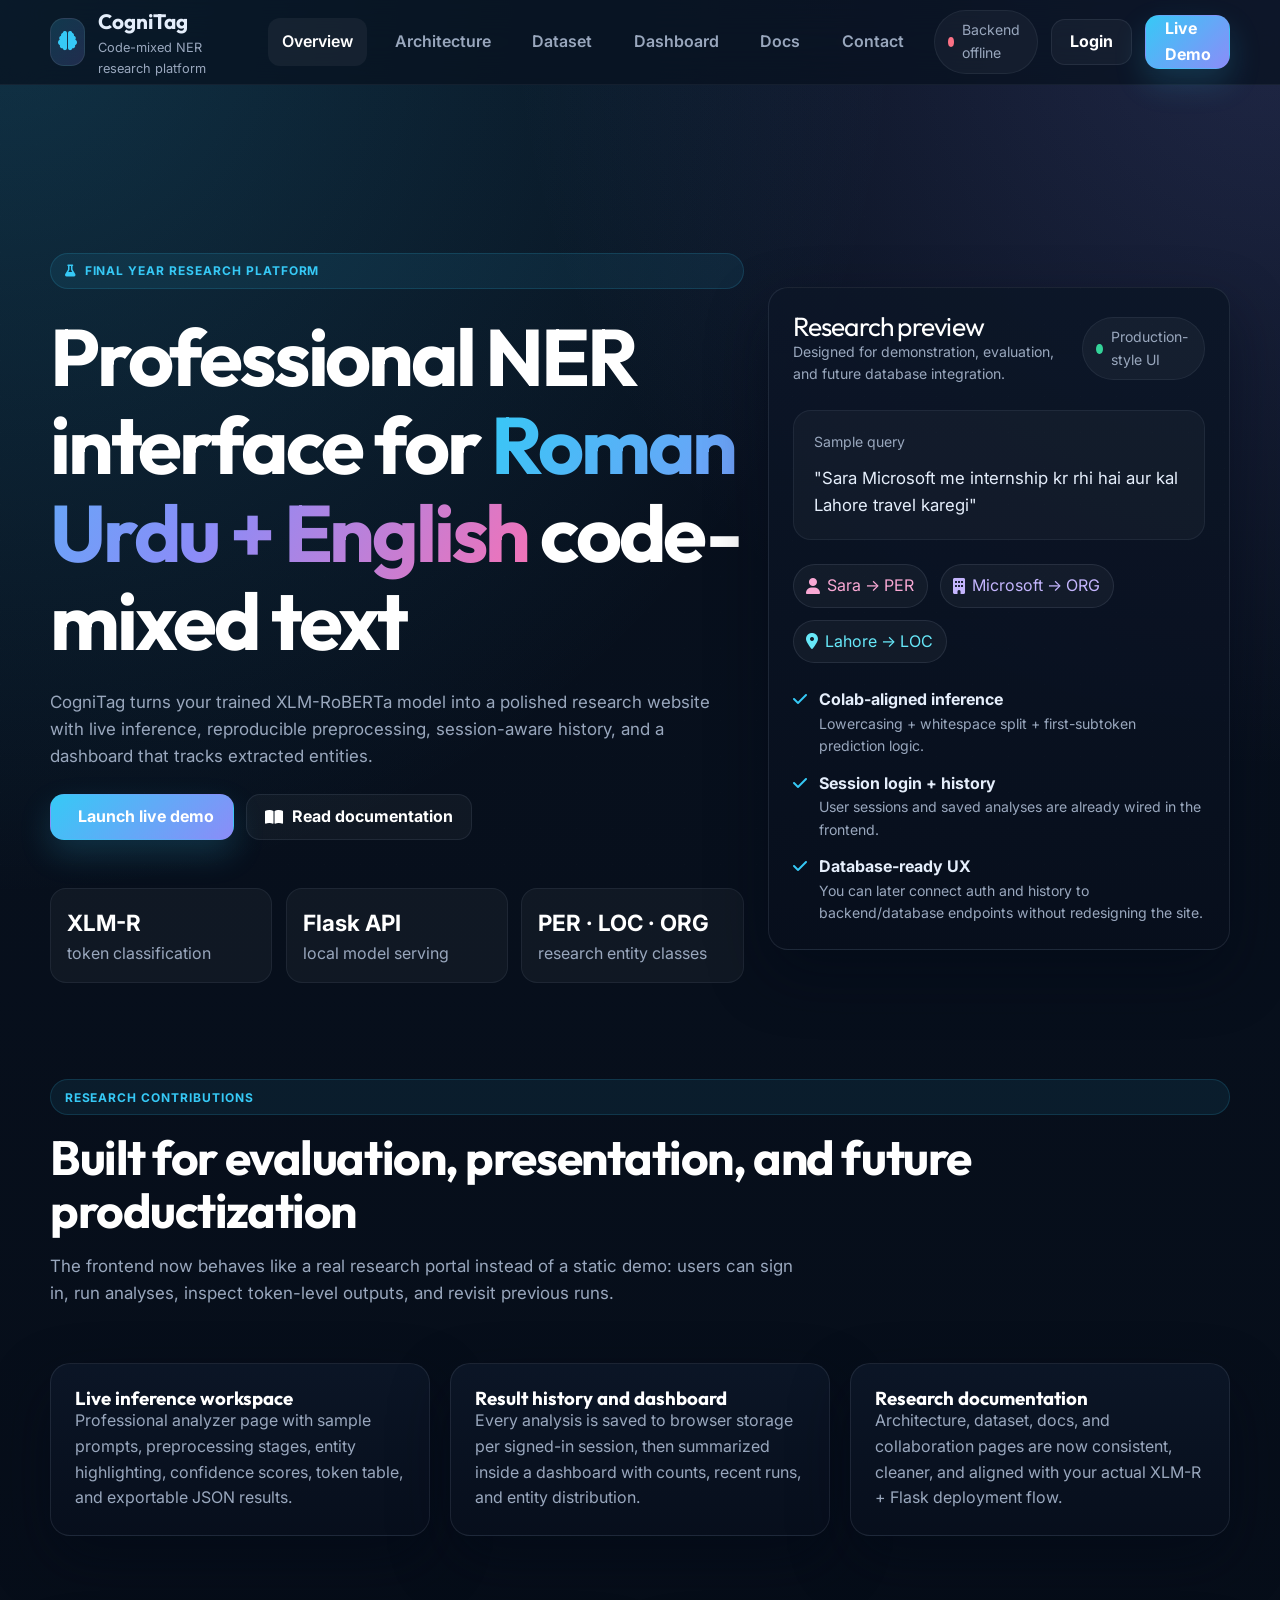
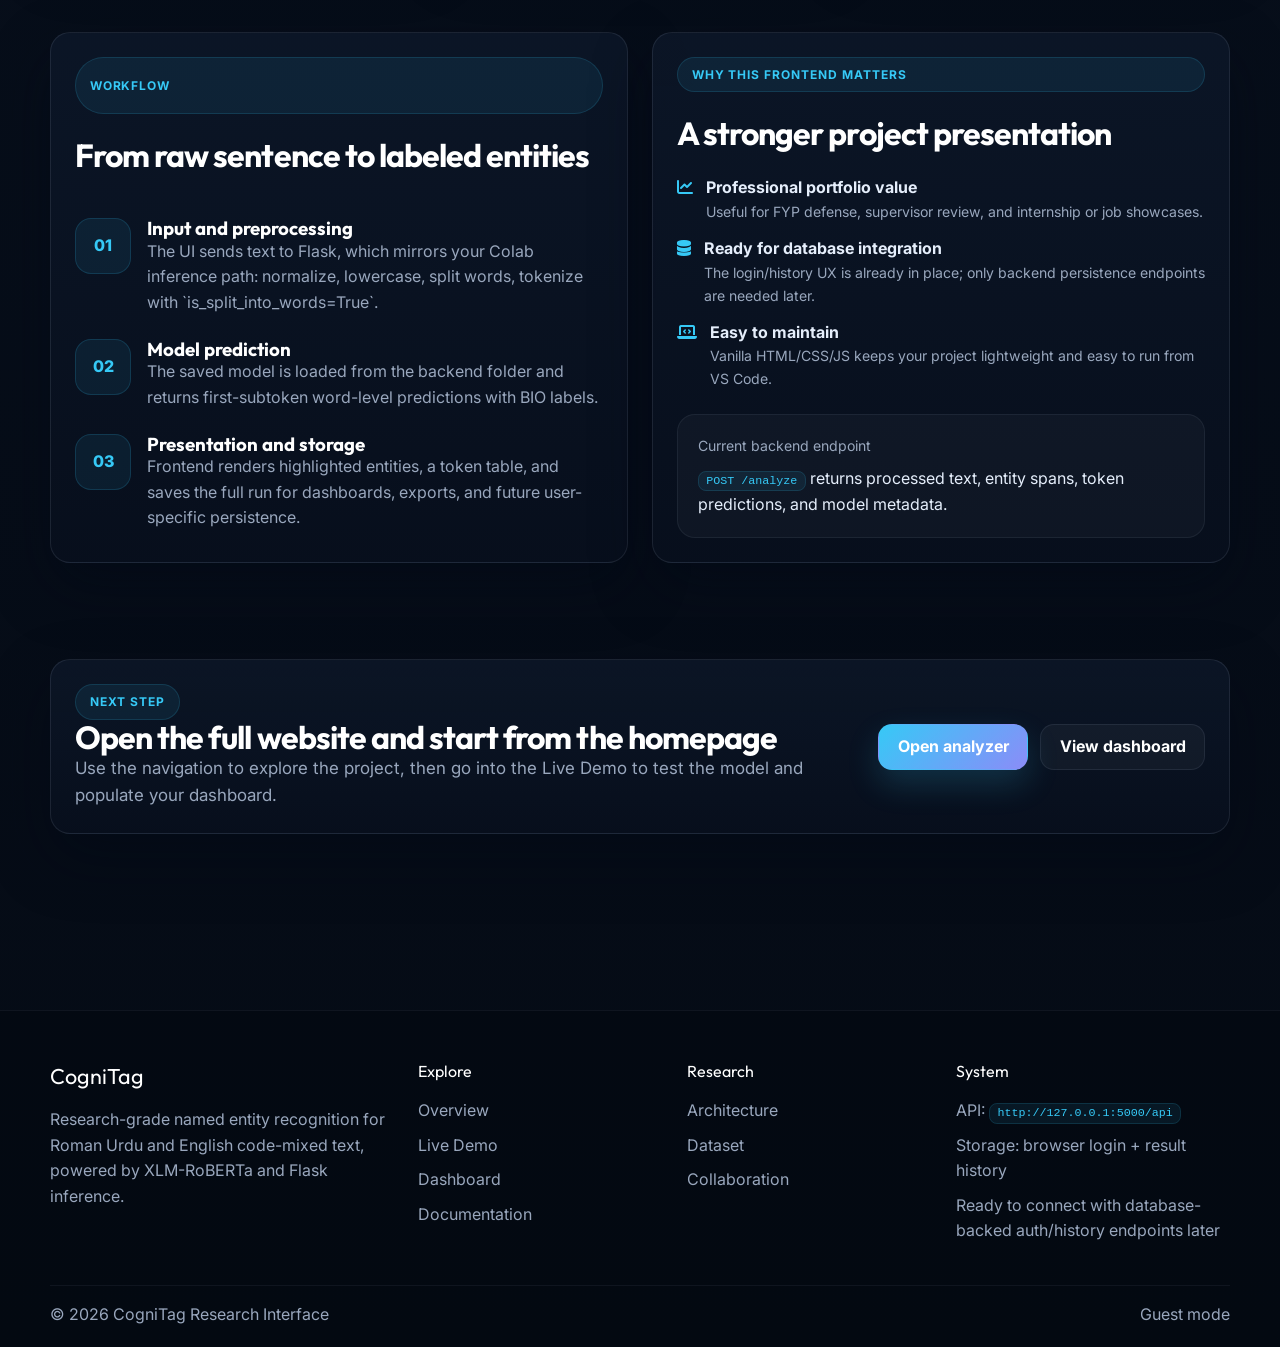
<file: frontend/index.html>
<!doctype html>
<html lang="en">
    <head>
        <meta charset="UTF-8" />
        <meta name="viewport" content="width=device-width, initial-scale=1.0" />
        <title>CogniTag | Research-grade Code-Mixed NER</title>
        <link
            rel="stylesheet"
            href="https://cdnjs.cloudflare.com/ajax/libs/font-awesome/6.4.0/css/all.min.css"
        />
        <link rel="stylesheet" href="css/style.css" />
    </head>
    <body>
        <div id="site-header"></div>

        <main class="page-shell">
            <section class="section">
                <div class="container hero-grid">
                    <div class="stack-lg">
                        <span class="eyebrow"
                            ><i class="fa-solid fa-flask"></i> Final year
                            research platform</span
                        >
                        <h1 class="hero-title">
                            Professional NER interface for
                            <span class="gradient-text"
                                >Roman Urdu + English</span
                            >
                            code-mixed text
                        </h1>
                        <p class="lead">
                            CogniTag turns your trained XLM-RoBERTa model into a
                            polished research website with live inference,
                            reproducible preprocessing, session-aware history,
                            and a dashboard that tracks extracted entities.
                        </p>
                        <div class="inline-actions">
                            <a
                                class="btn btn-primary"
                                href="pages/analyzer.html"
                                ><i class="fa-solid fa-sparkles"></i> Launch
                                live demo</a
                            >
                            <a class="btn btn-secondary" href="pages/docs.html"
                                ><i class="fa-solid fa-book-open"></i> Read
                                documentation</a
                            >
                        </div>
                        <div class="hero-metrics">
                            <div class="hero-metric">
                                <strong>XLM-R</strong>
                                <span class="muted">token classification</span>
                            </div>
                            <div class="hero-metric">
                                <strong>Flask API</strong>
                                <span class="muted">local model serving</span>
                            </div>
                            <div class="hero-metric">
                                <strong>PER · LOC · ORG</strong>
                                <span class="muted"
                                    >research entity classes</span
                                >
                            </div>
                        </div>
                    </div>

                    <div class="glass-panel stack-lg">
                        <div class="justify-between">
                            <div>
                                <div
                                    class="section-title"
                                    style="font-size: 1.65rem"
                                >
                                    Research preview
                                </div>
                                <p class="muted small">
                                    Designed for demonstration, evaluation, and
                                    future database integration.
                                </p>
                            </div>
                            <span class="status-pill"
                                ><span
                                    class="status-dot status-dot-online"
                                ></span
                                >Production-style UI</span
                            >
                        </div>
                        <div class="showcase-box">
                            <div class="small muted">Sample query</div>
                            <p style="margin-top: 0.75rem; font-size: 1.05rem">
                                "Sara Microsoft me internship kr rhi hai aur kal
                                Lahore travel karegi"
                            </p>
                        </div>
                        <div class="chip-row">
                            <span class="chip tag-per"
                                ><i class="fa-solid fa-user"></i> Sara →
                                PER</span
                            >
                            <span class="chip tag-org"
                                ><i class="fa-solid fa-building"></i> Microsoft
                                → ORG</span
                            >
                            <span class="chip tag-loc"
                                ><i class="fa-solid fa-location-dot"></i> Lahore
                                → LOC</span
                            >
                        </div>
                        <ul class="list-clean">
                            <li>
                                <i class="fa-solid fa-check"></i>
                                <div>
                                    <strong>Colab-aligned inference</strong>
                                    <div class="muted small">
                                        Lowercasing + whitespace split +
                                        first-subtoken prediction logic.
                                    </div>
                                </div>
                            </li>
                            <li>
                                <i class="fa-solid fa-check"></i>
                                <div>
                                    <strong>Session login + history</strong>
                                    <div class="muted small">
                                        User sessions and saved analyses are
                                        already wired in the frontend.
                                    </div>
                                </div>
                            </li>
                            <li>
                                <i class="fa-solid fa-check"></i>
                                <div>
                                    <strong>Database-ready UX</strong>
                                    <div class="muted small">
                                        You can later connect auth and history
                                        to backend/database endpoints without
                                        redesigning the site.
                                    </div>
                                </div>
                            </li>
                        </ul>
                    </div>
                </div>
            </section>

            <section class="section">
                <div class="container stack-lg">
                    <div class="page-hero">
                        <span class="eyebrow">Research contributions</span>
                        <h2 class="section-title">
                            Built for evaluation, presentation, and future
                            productization
                        </h2>
                        <p class="lead">
                            The frontend now behaves like a real research portal
                            instead of a static demo: users can sign in, run
                            analyses, inspect token-level outputs, and revisit
                            previous runs.
                        </p>
                    </div>
                    <div class="feature-grid">
                        <article class="feature-card">
                            <h3>Live inference workspace</h3>
                            <p class="muted">
                                Professional analyzer page with sample prompts,
                                preprocessing stages, entity highlighting,
                                confidence scores, token table, and exportable
                                JSON results.
                            </p>
                        </article>
                        <article class="feature-card">
                            <h3>Result history and dashboard</h3>
                            <p class="muted">
                                Every analysis is saved to browser storage per
                                signed-in session, then summarized inside a
                                dashboard with counts, recent runs, and entity
                                distribution.
                            </p>
                        </article>
                        <article class="feature-card">
                            <h3>Research documentation</h3>
                            <p class="muted">
                                Architecture, dataset, docs, and collaboration
                                pages are now consistent, cleaner, and aligned
                                with your actual XLM-R + Flask deployment flow.
                            </p>
                        </article>
                    </div>
                </div>
            </section>

            <section class="section">
                <div class="container two-col">
                    <article class="info-card stack-lg">
                        <span class="eyebrow">Workflow</span>
                        <h2 class="section-title" style="font-size: 2rem">
                            From raw sentence to labeled entities
                        </h2>
                        <div class="timeline">
                            <div class="timeline-item">
                                <div class="timeline-index">01</div>
                                <div>
                                    <h3>Input and preprocessing</h3>
                                    <p class="muted">
                                        The UI sends text to Flask, which
                                        mirrors your Colab inference path:
                                        normalize, lowercase, split words,
                                        tokenize with
                                        `is_split_into_words=True`.
                                    </p>
                                </div>
                            </div>
                            <div class="timeline-item">
                                <div class="timeline-index">02</div>
                                <div>
                                    <h3>Model prediction</h3>
                                    <p class="muted">
                                        The saved model is loaded from the
                                        backend folder and returns
                                        first-subtoken word-level predictions
                                        with BIO labels.
                                    </p>
                                </div>
                            </div>
                            <div class="timeline-item">
                                <div class="timeline-index">03</div>
                                <div>
                                    <h3>Presentation and storage</h3>
                                    <p class="muted">
                                        Frontend renders highlighted entities, a
                                        token table, and saves the full run for
                                        dashboards, exports, and future
                                        user-specific persistence.
                                    </p>
                                </div>
                            </div>
                        </div>
                    </article>

                    <article class="info-card stack-lg">
                        <span class="eyebrow">Why this frontend matters</span>
                        <h2 class="section-title" style="font-size: 2rem">
                            A stronger project presentation
                        </h2>
                        <ul class="list-clean">
                            <li>
                                <i class="fa-solid fa-chart-line"></i>
                                <div>
                                    <strong
                                        >Professional portfolio value</strong
                                    >
                                    <div class="muted small">
                                        Useful for FYP defense, supervisor
                                        review, and internship or job showcases.
                                    </div>
                                </div>
                            </li>
                            <li>
                                <i class="fa-solid fa-database"></i>
                                <div>
                                    <strong
                                        >Ready for database integration</strong
                                    >
                                    <div class="muted small">
                                        The login/history UX is already in
                                        place; only backend persistence
                                        endpoints are needed later.
                                    </div>
                                </div>
                            </li>
                            <li>
                                <i class="fa-solid fa-laptop-code"></i>
                                <div>
                                    <strong>Easy to maintain</strong>
                                    <div class="muted small">
                                        Vanilla HTML/CSS/JS keeps your project
                                        lightweight and easy to run from VS
                                        Code.
                                    </div>
                                </div>
                            </li>
                        </ul>
                        <div class="code-box">
                            <div class="small muted">
                                Current backend endpoint
                            </div>
                            <p style="margin-top: 0.5rem">
                                <code>POST /analyze</code> returns processed
                                text, entity spans, token predictions, and model
                                metadata.
                            </p>
                        </div>
                    </article>
                </div>
            </section>

            <section class="section">
                <div class="container glass-panel justify-between">
                    <div>
                        <span class="eyebrow">Next step</span>
                        <h2 class="section-title" style="font-size: 2rem">
                            Open the full website and start from the homepage
                        </h2>
                        <p class="lead">
                            Use the navigation to explore the project, then go
                            into the Live Demo to test the model and populate
                            your dashboard.
                        </p>
                    </div>
                    <div class="inline-actions">
                        <a class="btn btn-primary" href="pages/analyzer.html"
                            >Open analyzer</a
                        >
                        <a class="btn btn-secondary" href="pages/dashboard.html"
                            >View dashboard</a
                        >
                    </div>
                </div>
            </section>
        </main>

        <div id="site-footer"></div>

        <script src="js/config.js"></script>
        <script src="js/storage.js"></script>
        <script src="js/api.js"></script>
        <script src="js/common.js"></script>
    </body>
</html>
</file>
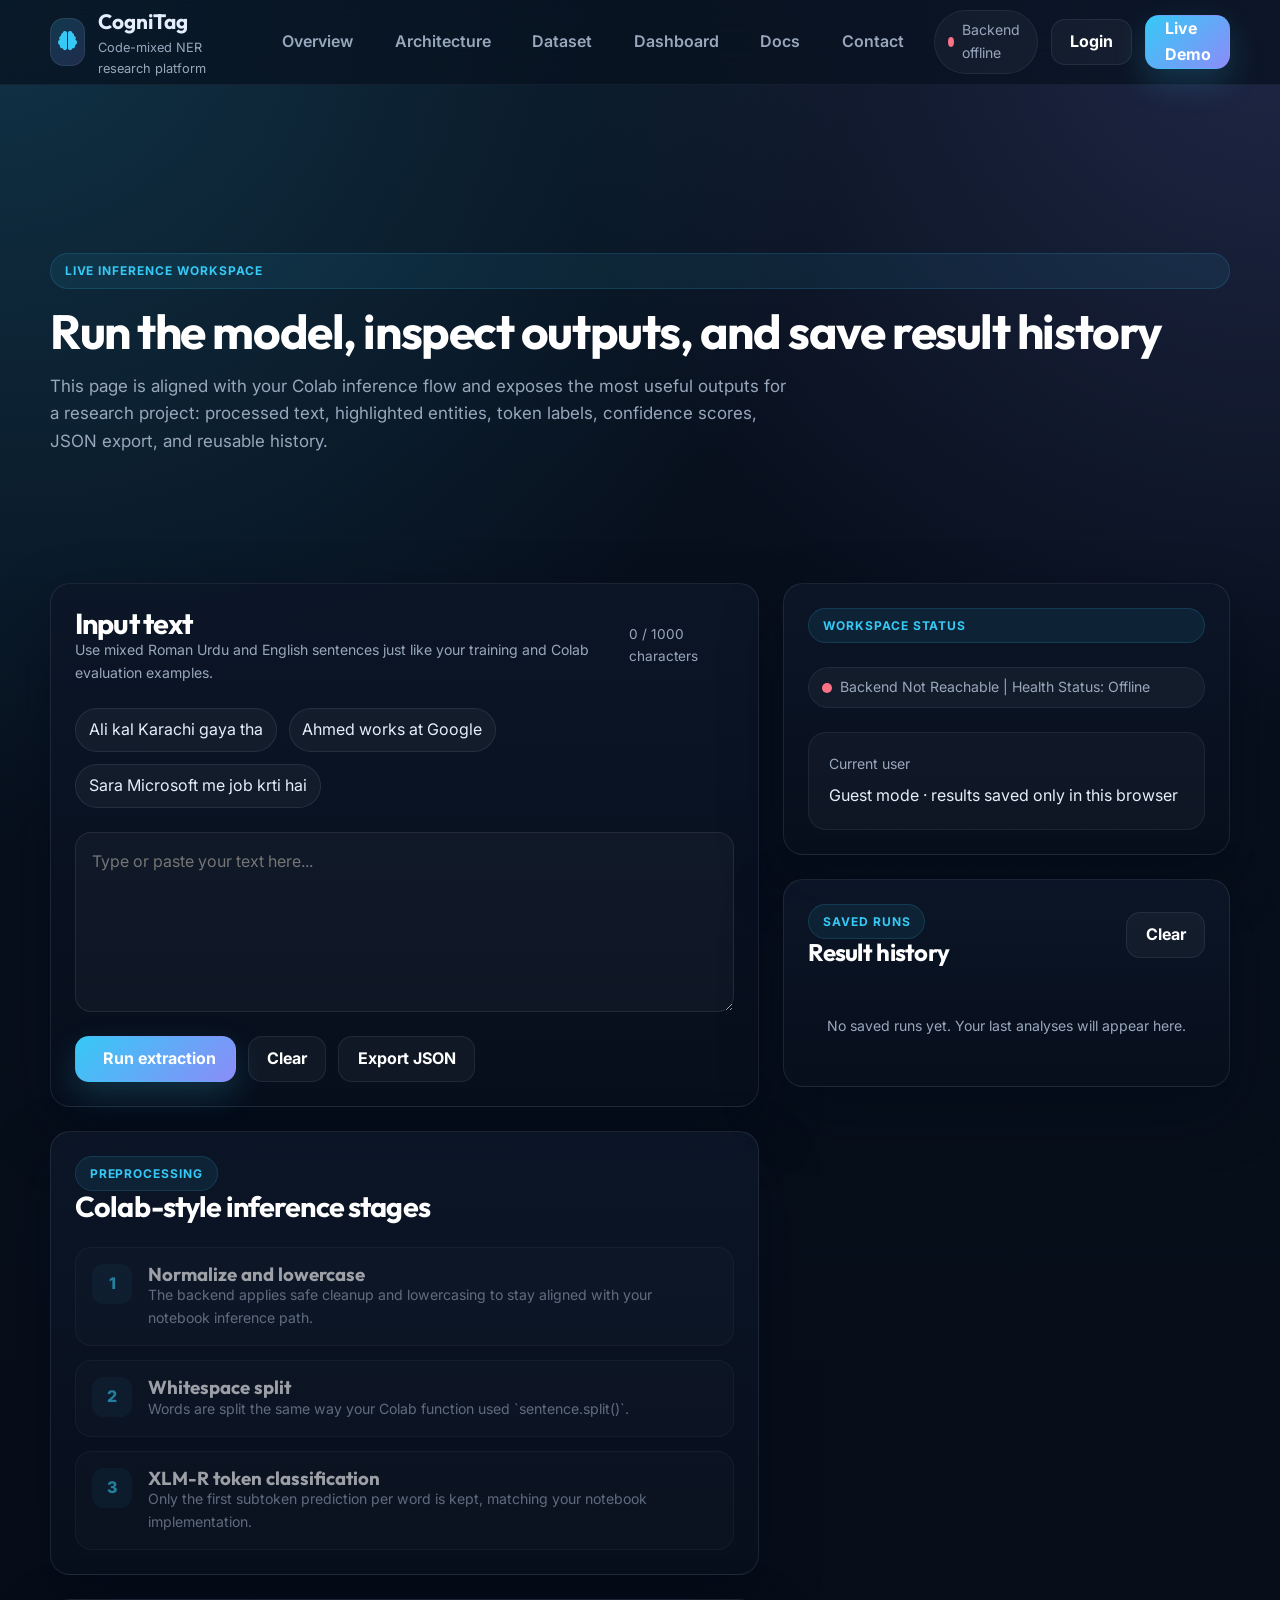
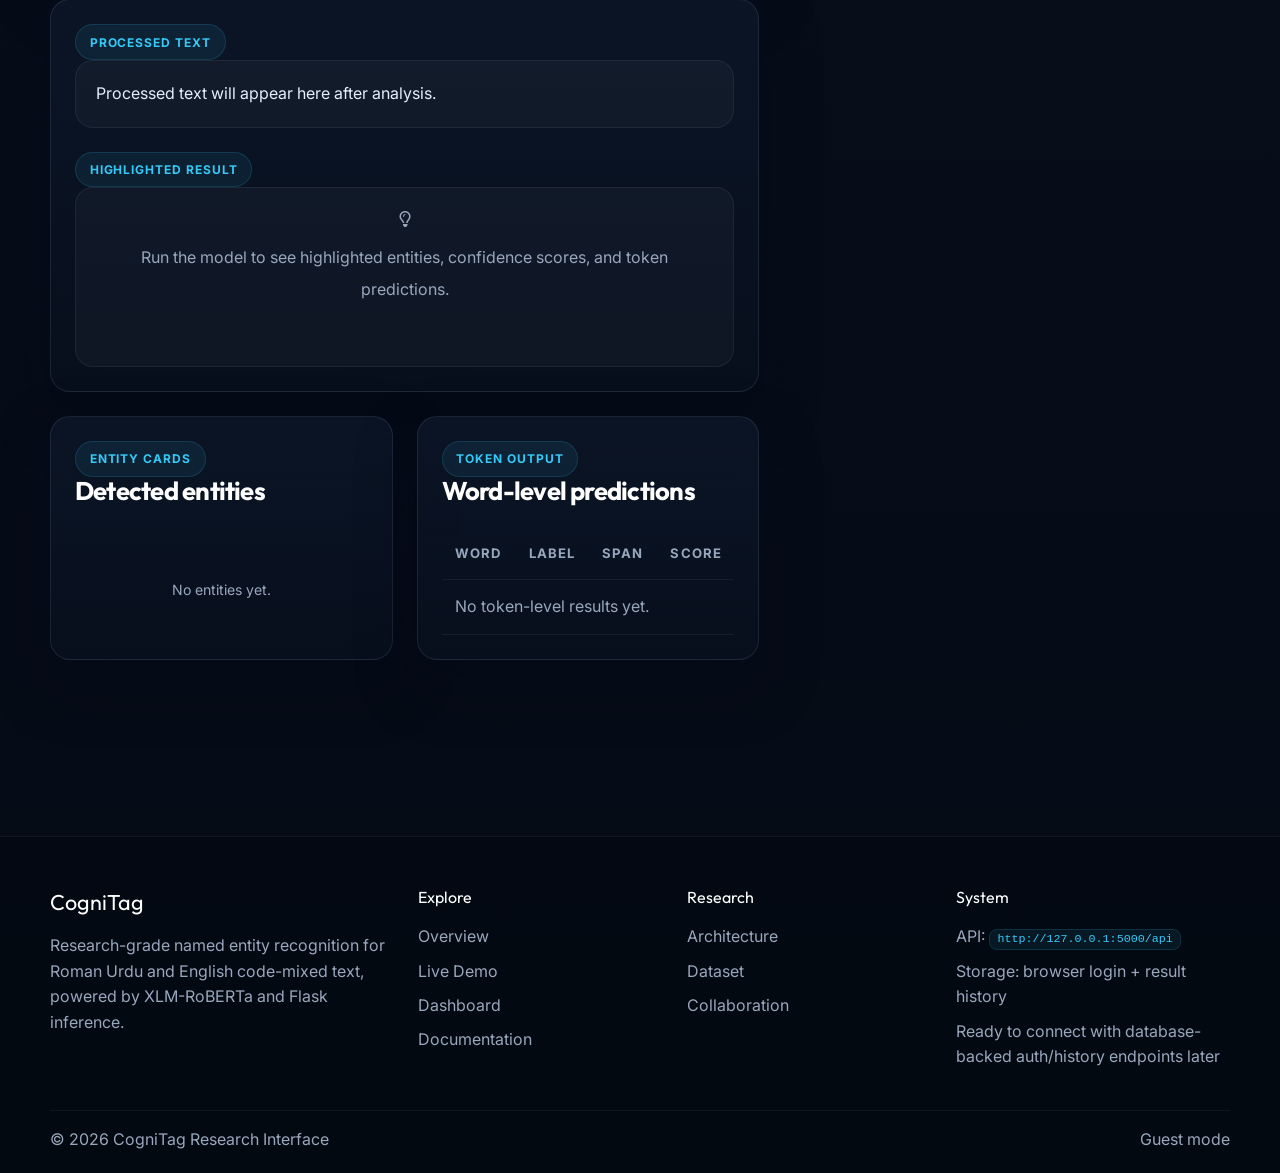
<file: frontend/pages/analyzer.html>
<!doctype html>
<html lang="en">

<head>
    <meta charset="UTF-8" />
    <meta name="viewport" content="width=device-width, initial-scale=1.0" />
    <title>Live Demo | CogniTag</title>
    <link rel="stylesheet" href="https://cdnjs.cloudflare.com/ajax/libs/font-awesome/6.4.0/css/all.min.css" />
    <link rel="stylesheet" href="../css/style.css" />
</head>

<body>
    <div id="site-header"></div>

    <main class="page-shell">
        <section class="section">
            <div class="container page-hero">
                <span class="eyebrow">Live inference workspace</span>
                <h1 class="section-title">
                    Run the model, inspect outputs, and save result history
                </h1>
                <p class="lead">
                    This page is aligned with your Colab inference flow and
                    exposes the most useful outputs for a research project:
                    processed text, highlighted entities, token labels,
                    confidence scores, JSON export, and reusable history.
                </p>
            </div>
        </section>

        <section class="section">
            <div class="container analyzer-layout">
                <div class="stack-lg">
                    <article class="glass-panel stack-lg">
                        <div class="justify-between">
                            <div>
                                <h2 class="section-title" style="font-size: 1.8rem">
                                    Input text
                                </h2>
                                <p class="muted small">
                                    Use mixed Roman Urdu and English
                                    sentences just like your training and
                                    Colab evaluation examples.
                                </p>
                            </div>
                            <div class="char-counter" id="char-count">
                                0 / 1000 characters
                            </div>
                        </div>

                        <div class="sample-row">
                            <button type="button" class="sample-chip" data-sample="Ali kal Karachi gaya tha">
                                Ali kal Karachi gaya tha
                            </button>
                            <button type="button" class="sample-chip" data-sample="Ahmed works at Google">
                                Ahmed works at Google
                            </button>
                            <button type="button" class="sample-chip" data-sample="Sara Microsoft me job krti hai">
                                Sara Microsoft me job krti hai
                            </button>
                        </div>

                        <textarea id="ner-input" class="textarea-input"
                            placeholder="Type or paste your text here..."></textarea>

                        <div class="panel-actions">
                            <button type="button" class="btn btn-primary" id="analyze-btn">
                                <i class="fa-solid fa-sparkles"></i> Run
                                extraction
                            </button>
                            <button type="button" class="btn btn-secondary" id="clear-btn">
                                Clear
                            </button>
                            <button type="button" class="btn btn-ghost" id="export-json-btn">
                                Export JSON
                            </button>
                        </div>
                    </article>

                    <article class="glass-panel stack-lg">
                        <div>
                            <span class="eyebrow">Preprocessing</span>
                            <h2 class="section-title" style="font-size: 1.8rem">
                                Colab-style inference stages
                            </h2>
                        </div>
                        <div class="prep-grid">
                            <div class="prep-step" id="step-1">
                                <div class="prep-step-number">1</div>
                                <div>
                                    <h3>Normalize and lowercase</h3>
                                    <p class="muted small">
                                        The backend applies safe cleanup and
                                        lowercasing to stay aligned with
                                        your notebook inference path.
                                    </p>
                                </div>
                            </div>
                            <div class="prep-step" id="step-2">
                                <div class="prep-step-number">2</div>
                                <div>
                                    <h3>Whitespace split</h3>
                                    <p class="muted small">
                                        Words are split the same way your
                                        Colab function used
                                        `sentence.split()`.
                                    </p>
                                </div>
                            </div>
                            <div class="prep-step" id="step-3">
                                <div class="prep-step-number">3</div>
                                <div>
                                    <h3>XLM-R token classification</h3>
                                    <p class="muted small">
                                        Only the first subtoken prediction
                                        per word is kept, matching your
                                        notebook implementation.
                                    </p>
                                </div>
                            </div>
                        </div>
                    </article>

                    <article class="glass-panel stack-lg">
                        <div>
                            <span class="eyebrow">Processed text</span>
                            <div class="processed-box" id="processed-text">
                                Processed text will appear here after
                                analysis.
                            </div>
                        </div>
                        <div>
                            <span class="eyebrow">Highlighted result</span>
                            <div class="output-panel" id="output-area"></div>
                        </div>
                    </article>

                    <div class="two-col">
                        <article class="table-card stack-lg">
                            <div>
                                <span class="eyebrow">Entity cards</span>
                                <h2 class="section-title" style="font-size: 1.6rem">
                                    Detected entities
                                </h2>
                            </div>
                            <div class="entity-list" id="entity-list"></div>
                        </article>

                        <article class="table-card stack-lg">
                            <div>
                                <span class="eyebrow">Token output</span>
                                <h2 class="section-title" style="font-size: 1.6rem">
                                    Word-level predictions
                                </h2>
                            </div>
                            <div class="table-wrap">
                                <table class="data-table">
                                    <thead>
                                        <tr>
                                            <th>Word</th>
                                            <th>Label</th>
                                            <th>Span</th>
                                            <th>Score</th>
                                        </tr>
                                    </thead>
                                    <tbody id="token-table-body"></tbody>
                                </table>
                            </div>
                        </article>
                    </div>
                </div>

                <aside class="stack-lg">
                    <article class="sticky-card stack-lg">
                        <span class="eyebrow">Workspace status</span>
                        <div class="status-pill" id="analyzer-backend-status">
                            <span class="status-dot status-dot-offline"></span>
                            <span>Checking backend</span>
                        </div>
                        <div class="code-box">
                            <div class="small muted">Current user</div>
                            <p id="analyzer-user-label" style="margin-top: 0.5rem"></p>
                        </div>
                    </article>

                    <article class="sticky-card stack-lg">
                        <div class="justify-between">
                            <div>
                                <span class="eyebrow">Saved runs</span>
                                <h2 class="section-title" style="font-size: 1.5rem">
                                    Result history
                                </h2>
                            </div>
                            <button type="button" class="btn btn-secondary" id="clear-analyzer-history">
                                Clear
                            </button>
                        </div>
                        <div class="history-list" id="history-list"></div>
                    </article>
                </aside>
            </div>
        </section>
    </main>

    <div id="site-footer"></div>

    <script src="../js/config.js"></script>
    <script src="../js/api.js"></script>
    <script src="../js/storage.js"></script>
    <script src="../js/common.js"></script>
    <script src="../js/analyzer.js"></script>
</body>

</html>
</file>
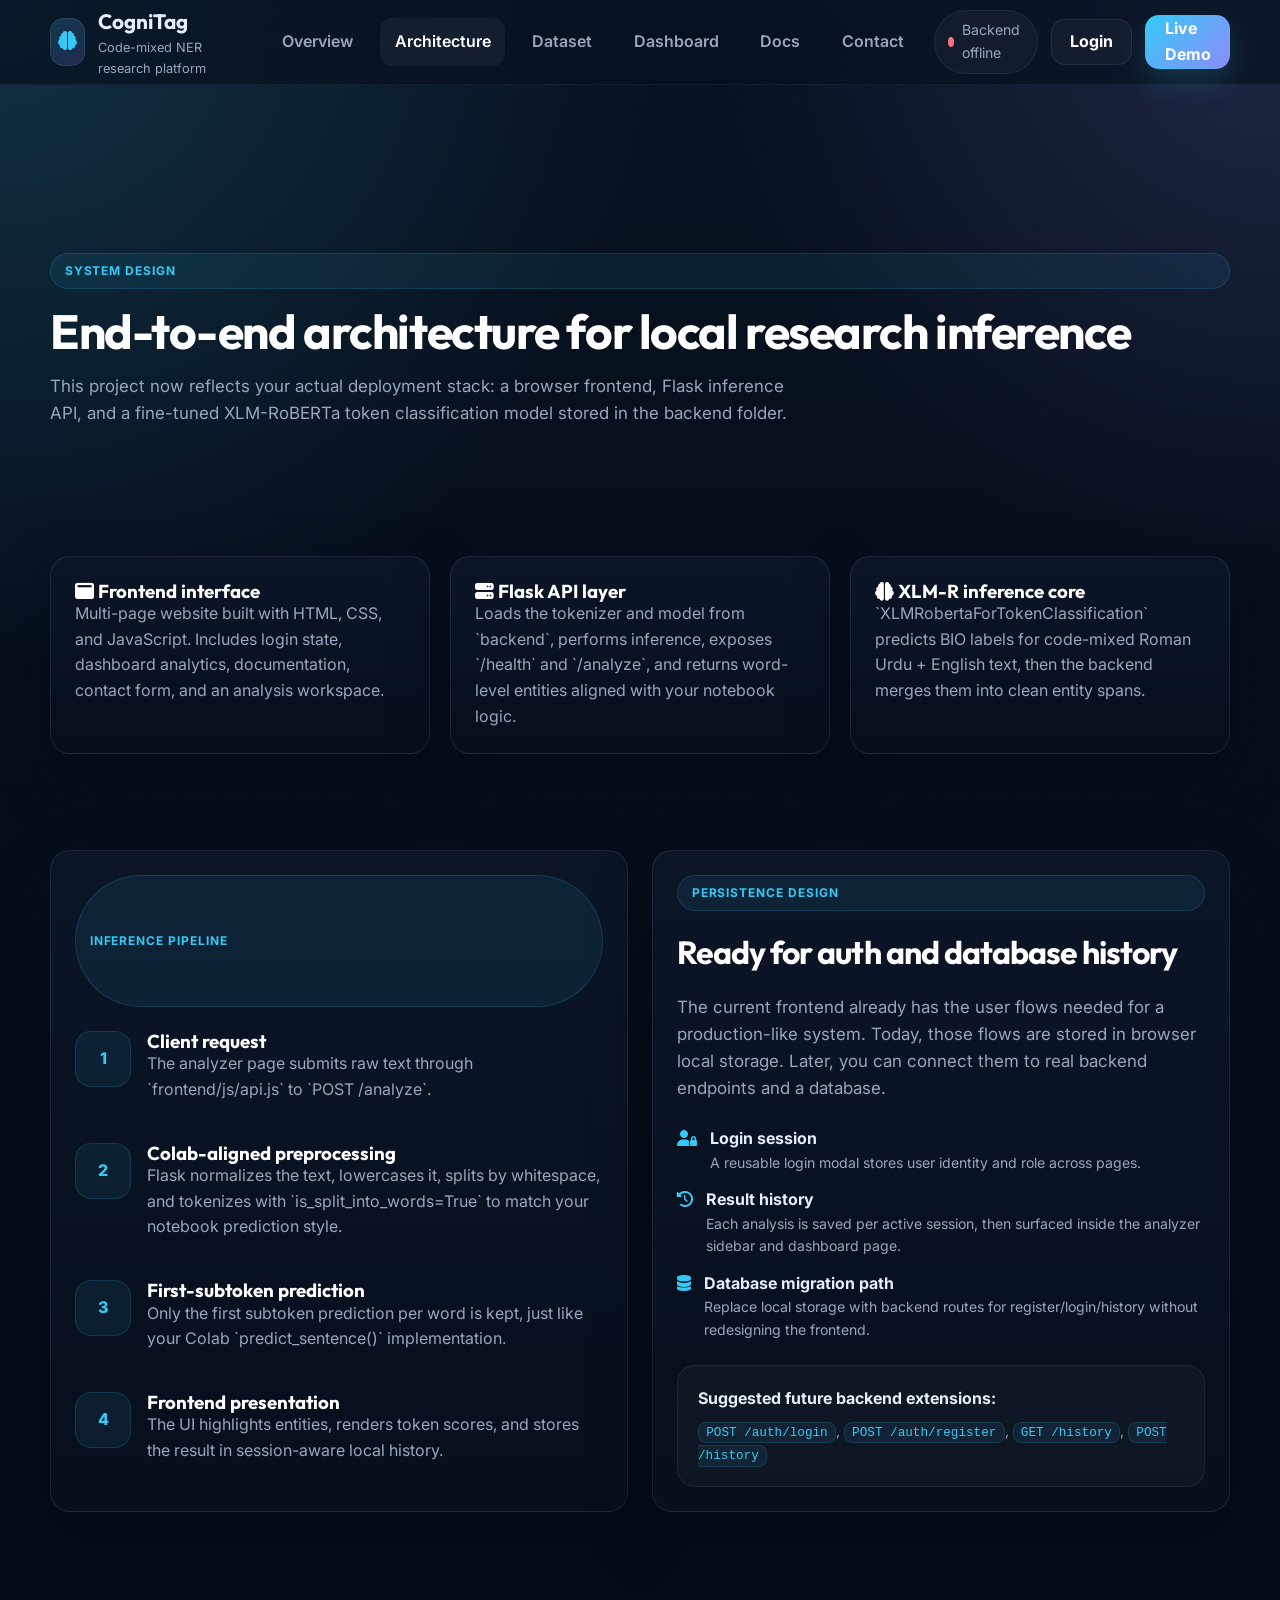
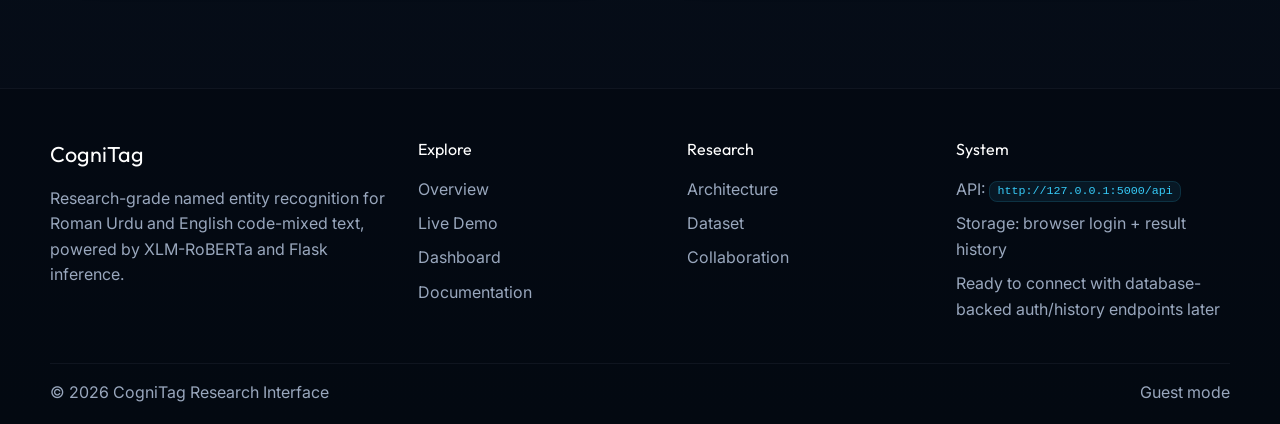
<file: frontend/pages/architecture.html>
<!doctype html>
<html lang="en">
    <head>
        <meta charset="UTF-8" />
        <meta name="viewport" content="width=device-width, initial-scale=1.0" />
        <title>Architecture | CogniTag</title>
        <link
            rel="stylesheet"
            href="https://cdnjs.cloudflare.com/ajax/libs/font-awesome/6.4.0/css/all.min.css"
        />
        <link rel="stylesheet" href="../css/style.css" />
    </head>
    <body>
        <div id="site-header"></div>

        <main class="page-shell">
            <section class="section">
                <div class="container page-hero">
                    <span class="eyebrow">System design</span>
                    <h1 class="section-title">
                        End-to-end architecture for local research inference
                    </h1>
                    <p class="lead">
                        This project now reflects your actual deployment stack:
                        a browser frontend, Flask inference API, and a
                        fine-tuned XLM-RoBERTa token classification model stored
                        in the backend folder.
                    </p>
                </div>
            </section>

            <section class="section">
                <div class="container feature-grid">
                    <article class="feature-card">
                        <h3>
                            <i class="fa-solid fa-window-maximize"></i> Frontend
                            interface
                        </h3>
                        <p class="muted">
                            Multi-page website built with HTML, CSS, and
                            JavaScript. Includes login state, dashboard
                            analytics, documentation, contact form, and an
                            analysis workspace.
                        </p>
                    </article>
                    <article class="feature-card">
                        <h3>
                            <i class="fa-solid fa-server"></i> Flask API layer
                        </h3>
                        <p class="muted">
                            Loads the tokenizer and model from `backend`,
                            performs inference, exposes `/health` and
                            `/analyze`, and returns word-level entities aligned
                            with your notebook logic.
                        </p>
                    </article>
                    <article class="feature-card">
                        <h3>
                            <i class="fa-solid fa-brain"></i> XLM-R inference
                            core
                        </h3>
                        <p class="muted">
                            `XLMRobertaForTokenClassification` predicts BIO
                            labels for code-mixed Roman Urdu + English text,
                            then the backend merges them into clean entity
                            spans.
                        </p>
                    </article>
                </div>
            </section>

            <section class="section">
                <div class="container two-col">
                    <article class="info-card stack-lg">
                        <span class="eyebrow">Inference pipeline</span>
                        <div class="timeline">
                            <div class="timeline-item">
                                <div class="timeline-index">1</div>
                                <div>
                                    <h3>Client request</h3>
                                    <p class="muted">
                                        The analyzer page submits raw text
                                        through `frontend/js/api.js` to `POST
                                        /analyze`.
                                    </p>
                                </div>
                            </div>
                            <div class="timeline-item">
                                <div class="timeline-index">2</div>
                                <div>
                                    <h3>Colab-aligned preprocessing</h3>
                                    <p class="muted">
                                        Flask normalizes the text, lowercases
                                        it, splits by whitespace, and tokenizes
                                        with `is_split_into_words=True` to match
                                        your notebook prediction style.
                                    </p>
                                </div>
                            </div>
                            <div class="timeline-item">
                                <div class="timeline-index">3</div>
                                <div>
                                    <h3>First-subtoken prediction</h3>
                                    <p class="muted">
                                        Only the first subtoken prediction per
                                        word is kept, just like your Colab
                                        `predict_sentence()` implementation.
                                    </p>
                                </div>
                            </div>
                            <div class="timeline-item">
                                <div class="timeline-index">4</div>
                                <div>
                                    <h3>Frontend presentation</h3>
                                    <p class="muted">
                                        The UI highlights entities, renders
                                        token scores, and stores the result in
                                        session-aware local history.
                                    </p>
                                </div>
                            </div>
                        </div>
                    </article>

                    <article class="info-card stack-lg">
                        <span class="eyebrow">Persistence design</span>
                        <h2 class="section-title" style="font-size: 2rem">
                            Ready for auth and database history
                        </h2>
                        <p class="lead">
                            The current frontend already has the user flows
                            needed for a production-like system. Today, those
                            flows are stored in browser local storage. Later,
                            you can connect them to real backend endpoints and a
                            database.
                        </p>
                        <ul class="list-clean">
                            <li>
                                <i class="fa-solid fa-user-lock"></i>
                                <div>
                                    <strong>Login session</strong>
                                    <div class="muted small">
                                        A reusable login modal stores user
                                        identity and role across pages.
                                    </div>
                                </div>
                            </li>
                            <li>
                                <i class="fa-solid fa-clock-rotate-left"></i>
                                <div>
                                    <strong>Result history</strong>
                                    <div class="muted small">
                                        Each analysis is saved per active
                                        session, then surfaced inside the
                                        analyzer sidebar and dashboard page.
                                    </div>
                                </div>
                            </li>
                            <li>
                                <i class="fa-solid fa-database"></i>
                                <div>
                                    <strong>Database migration path</strong>
                                    <div class="muted small">
                                        Replace local storage with backend
                                        routes for register/login/history
                                        without redesigning the frontend.
                                    </div>
                                </div>
                            </li>
                        </ul>
                        <div class="code-box">
                            <p>
                                <strong
                                    >Suggested future backend
                                    extensions:</strong
                                >
                            </p>
                            <p class="muted small" style="margin-top: 0.5rem">
                                <code>POST /auth/login</code>,
                                <code>POST /auth/register</code>,
                                <code>GET /history</code>,
                                <code>POST /history</code>
                            </p>
                        </div>
                    </article>
                </div>
            </section>
        </main>

        <div id="site-footer"></div>

        <script src="../js/config.js"></script>
        <script src="../js/storage.js"></script>
        <script src="../js/api.js"></script>
        <script src="../js/common.js"></script>
    </body>
</html>
</file>
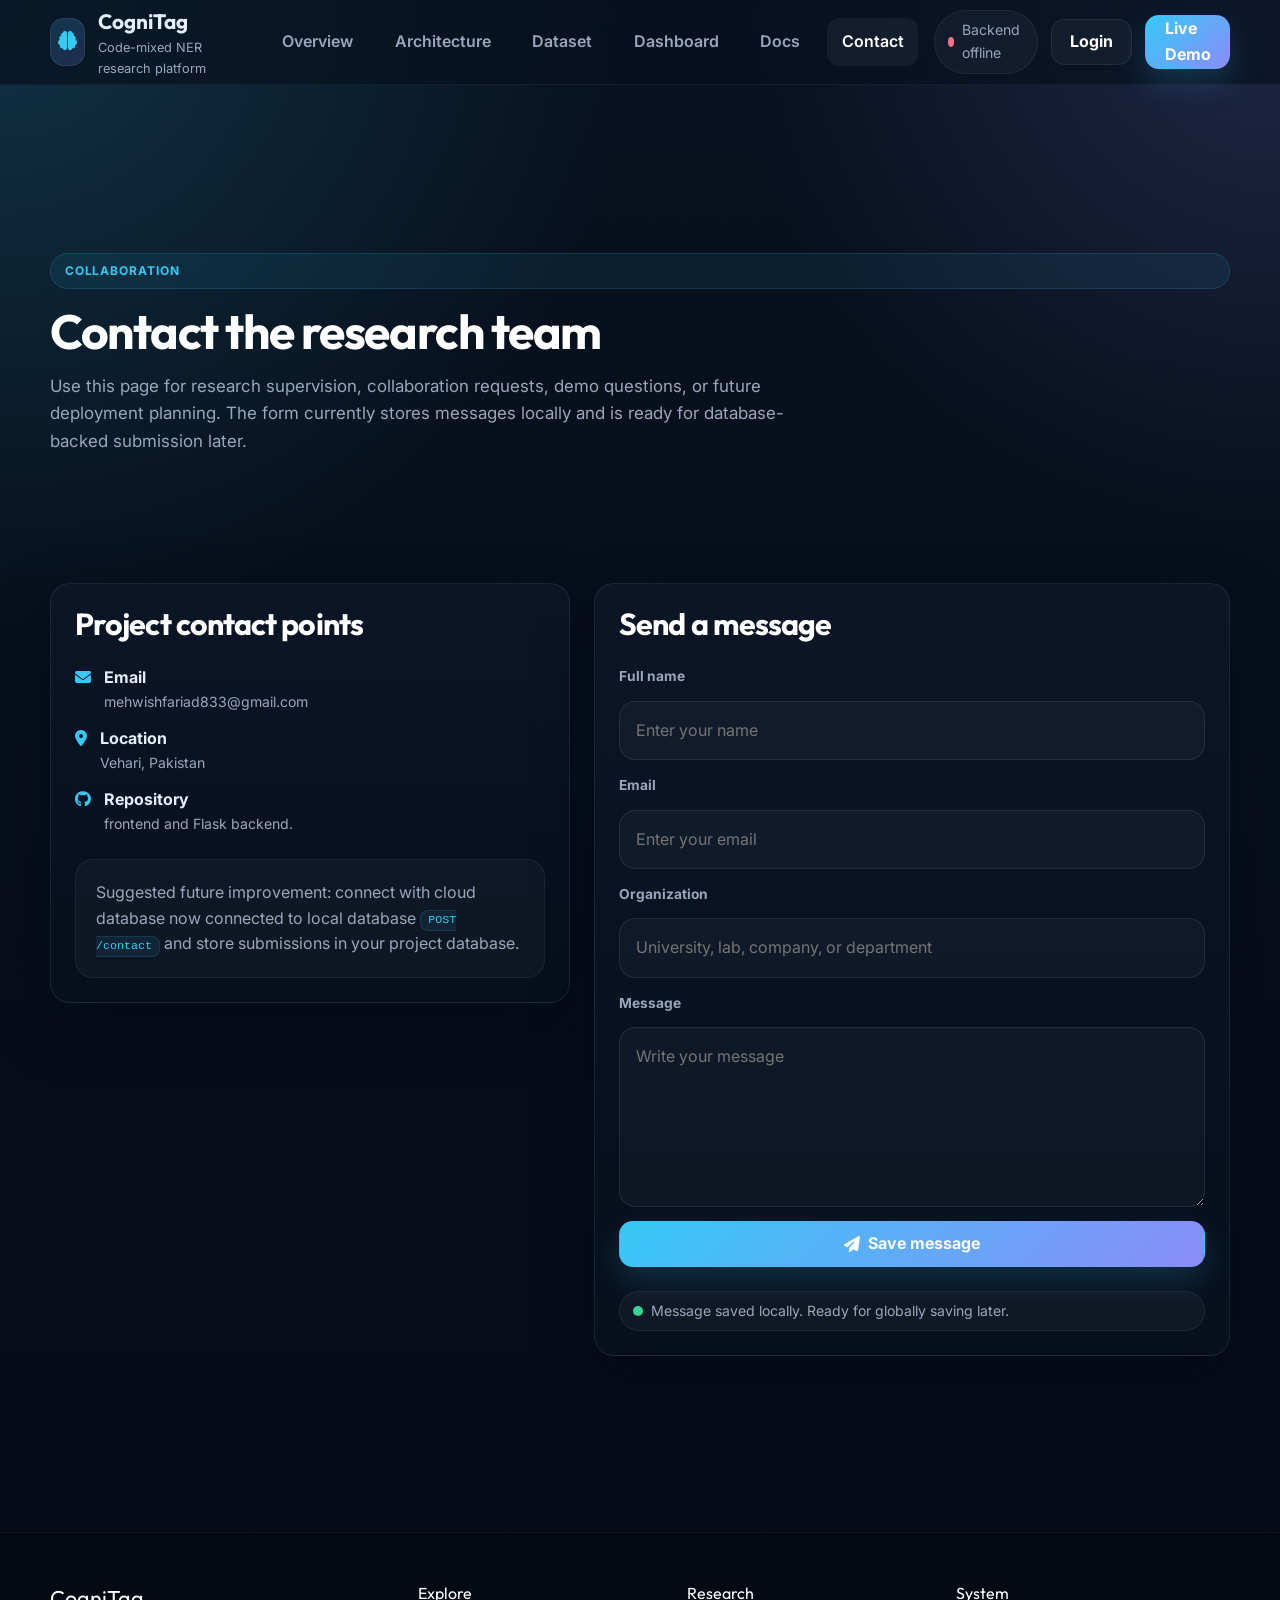
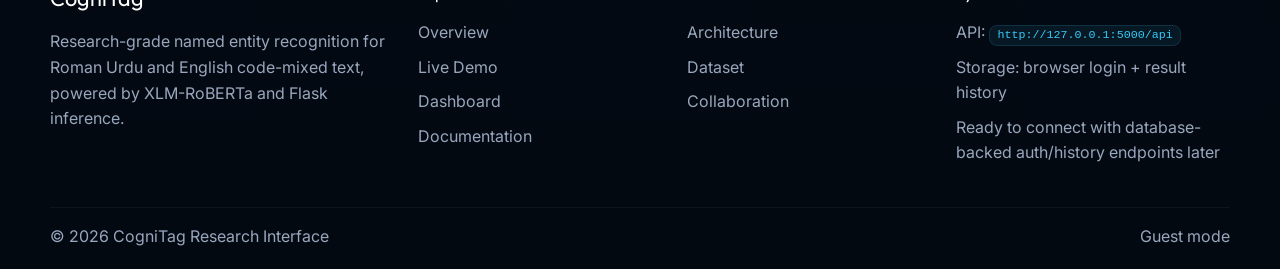
<file: frontend/pages/contact.html>
<!doctype html>
<html lang="en">
    <head>
        <meta charset="UTF-8" />
        <meta name="viewport" content="width=device-width, initial-scale=1.0" />
        <title>Contact | CogniTag</title>
        <link
            rel="stylesheet"
            href="https://cdnjs.cloudflare.com/ajax/libs/font-awesome/6.4.0/css/all.min.css"
        />
        <link rel="stylesheet" href="../css/style.css" />
    </head>
    <body>
        <div id="site-header"></div>

        <main class="page-shell">
            <section class="section">
                <div class="container page-hero">
                    <span class="eyebrow">Collaboration</span>
                    <h1 class="section-title">Contact the research team</h1>
                    <p class="lead">
                        Use this page for research supervision, collaboration
                        requests, demo questions, or future deployment planning.
                        The form currently stores messages locally and is ready
                        for database-backed submission later.
                    </p>
                </div>
            </section>

            <section class="section">
                <div class="container contact-grid">
                    <article class="contact-card stack-lg">
                        <h2 class="section-title" style="font-size: 1.9rem">
                            Project contact points
                        </h2>
                        <ul class="list-clean">
                            <li>
                                <i class="fa-solid fa-envelope"></i>
                                <div>
                                    <strong>Email</strong>
                                    <div class="muted small">
                                        mehwishfariad833@gmail.com
                                    </div>
                                </div>
                            </li>
                            <li>
                                <i class="fa-solid fa-location-dot"></i>
                                <div>
                                    <strong>Location</strong>
                                    <div class="muted small">
                                        Vehari, Pakistan
                                    </div>
                                </div>
                            </li>
                            <li>
                                <i class="fa-brands fa-github"></i>
                                <div>
                                    <strong>Repository</strong>
                                    <div class="muted small">

                                        frontend and Flask backend.
                                    </div>
                                </div>
                            </li>
                        </ul>
                        <div class="code-box">
                            <p class="muted">
                                Suggested future improvement: connect with cloud database now connected to local database
                                <code>POST /contact</code> and store submissions
                                in your project database.
                            </p>
                        </div>
                    </article>

                    <article class="contact-card stack-lg">
                        <h2 class="section-title" style="font-size: 1.9rem">
                            Send a message
                        </h2>
                        <form id="contact-form" class="form-stack">
                            <label class="field-label" for="contact-name"
                                >Full name</label
                            >
                            <input
                                class="form-control"
                                id="contact-name"
                                name="name"
                                placeholder="Enter your name"
                                required
                            />
                            <label class="field-label" for="contact-email"
                                >Email</label
                            >
                            <input
                                class="form-control"
                                id="contact-email"
                                name="email"
                                type="email"
                                placeholder="Enter your email"
                                required
                            />
                            <label
                                class="field-label"
                                for="contact-organization"
                                >Organization</label
                            >
                            <input
                                class="form-control"
                                id="contact-organization"
                                name="organization"
                                placeholder="University, lab, company, or department"
                            />
                            <label class="field-label" for="contact-message"
                                >Message</label
                            >
                            <textarea
                                class="textarea-input"
                                id="contact-message"
                                name="message"
                                placeholder="Write your message"
                                required
                            ></textarea>
                            <button
                                type="submit"
                                class="btn btn-primary btn-block"
                            >
                                <i class="fa-solid fa-paper-plane"></i> Save
                                message
                            </button>
                        </form>
                        <div id="contact-success" class="status-pill" hidden>
                            <span class="status-dot status-dot-online"></span>
                            <span
                                >Message saved locally. Ready for globally saving later.</span
                            >
                        </div>
                    </article>
                </div>
            </section>
        </main>

        <div id="site-footer"></div>

        <script src="../js/config.js"></script>
        <script src="../js/storage.js"></script>
        <script src="../js/api.js"></script>
        <script src="../js/common.js"></script>
        <script src="../js/contact.js"></script>
    </body>
</html>
</file>
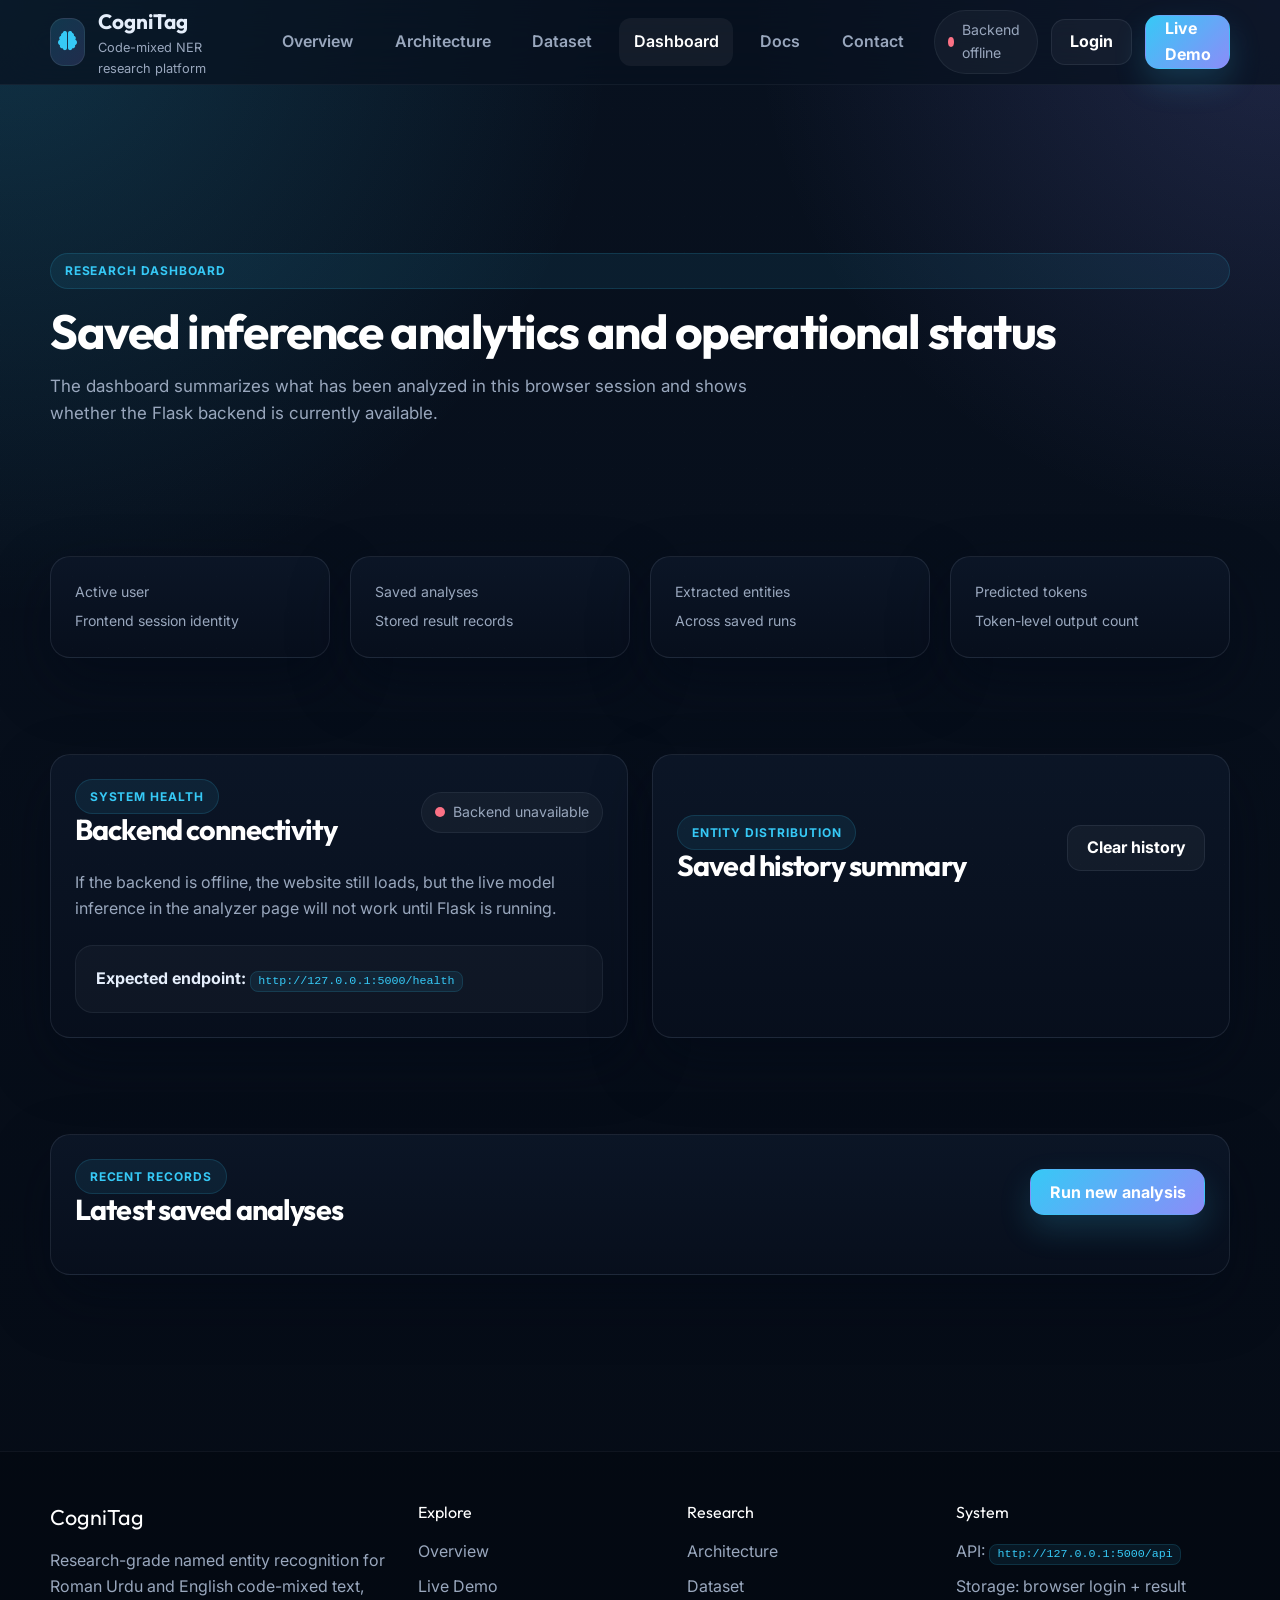
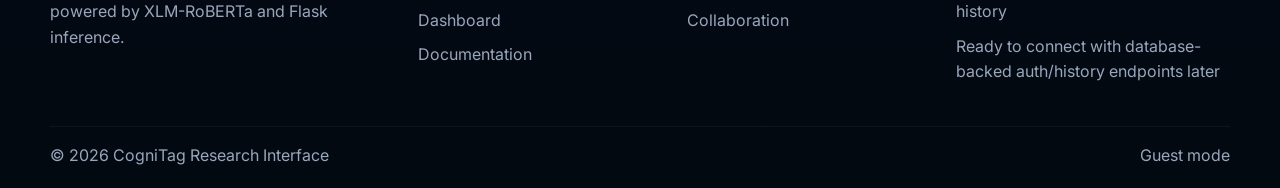
<file: frontend/pages/dashboard.html>
<!doctype html>
<html lang="en">
    <head>
        <meta charset="UTF-8" />
        <meta name="viewport" content="width=device-width, initial-scale=1.0" />
        <title>Dashboard | CogniTag</title>
        <link
            rel="stylesheet"
            href="https://cdnjs.cloudflare.com/ajax/libs/font-awesome/6.4.0/css/all.min.css"
        />
        <link rel="stylesheet" href="../css/style.css" />
    </head>
    <body>
        <div id="site-header"></div>

        <main class="page-shell">
            <section class="section">
                <div class="container page-hero">
                    <span class="eyebrow">Research dashboard</span>
                    <h1 class="section-title">
                        Saved inference analytics and operational status
                    </h1>
                    <p class="lead">
                        The dashboard summarizes what has been analyzed in this
                        browser session and shows whether the Flask backend is
                        currently available.
                    </p>
                </div>
            </section>

            <section class="section">
                <div class="container metric-grid">
                    <article class="metric-card">
                        <div class="muted small">Active user</div>
                        <h3 id="dashboard-user-name">Guest researcher</h3>
                        <p class="muted small">Frontend session identity</p>
                    </article>
                    <article class="metric-card">
                        <div class="muted small">Saved analyses</div>
                        <h3 id="metric-analyses">0</h3>
                        <p class="muted small">Stored result records</p>
                    </article>
                    <article class="metric-card">
                        <div class="muted small">Extracted entities</div>
                        <h3 id="metric-entities">0</h3>
                        <p class="muted small">Across saved runs</p>
                    </article>
                    <article class="metric-card">
                        <div class="muted small">Predicted tokens</div>
                        <h3 id="metric-tokens">0</h3>
                        <p class="muted small">Token-level output count</p>
                    </article>
                </div>
            </section>

            <section class="section">
                <div class="container dashboard-layout">
                    <article class="info-card stack-lg">
                        <div class="justify-between">
                            <div>
                                <span class="eyebrow">System health</span>
                                <h2
                                    class="section-title"
                                    style="font-size: 1.8rem"
                                >
                                    Backend connectivity
                                </h2>
                            </div>
                            <div
                                class="status-pill"
                                id="dashboard-backend-status"
                            >
                                <span
                                    class="status-dot status-dot-offline"
                                ></span>
                                <span>Checking API</span>
                            </div>
                        </div>
                        <p class="muted">
                            If the backend is offline, the website still loads,
                            but the live model inference in the analyzer page
                            will not work until Flask is running.
                        </p>
                        <div class="code-box">
                            <p>
                                <strong>Expected endpoint:</strong>
                                <code>http://127.0.0.1:5000/health</code>
                            </p>
                        </div>
                    </article>

                    <article class="info-card stack-lg">
                        <div class="justify-between">
                            <div>
                                <span class="eyebrow">Entity distribution</span>
                                <h2
                                    class="section-title"
                                    style="font-size: 1.8rem"
                                >
                                    Saved history summary
                                </h2>
                            </div>
                            <button
                                type="button"
                                class="btn btn-secondary"
                                id="clear-history-btn"
                            >
                                Clear history
                            </button>
                        </div>
                        <div id="entity-distribution" class="stack-lg"></div>
                    </article>
                </div>
            </section>

            <section class="section">
                <div class="container">
                    <article class="table-card stack-lg">
                        <div class="justify-between">
                            <div>
                                <span class="eyebrow">Recent records</span>
                                <h2
                                    class="section-title"
                                    style="font-size: 1.8rem"
                                >
                                    Latest saved analyses
                                </h2>
                            </div>
                            <a class="btn btn-primary" href="analyzer.html"
                                >Run new analysis</a
                            >
                        </div>
                        <div
                            id="recent-history-list"
                            class="history-list"
                        ></div>
                    </article>
                </div>
            </section>
        </main>

        <div id="site-footer"></div>

        <script src="../js/config.js"></script>
        <script src="../js/storage.js"></script>
        <script src="../js/api.js"></script>
        <script src="../js/common.js"></script>
        <script src="../js/dashboard.js"></script>
    </body>
</html>
</file>
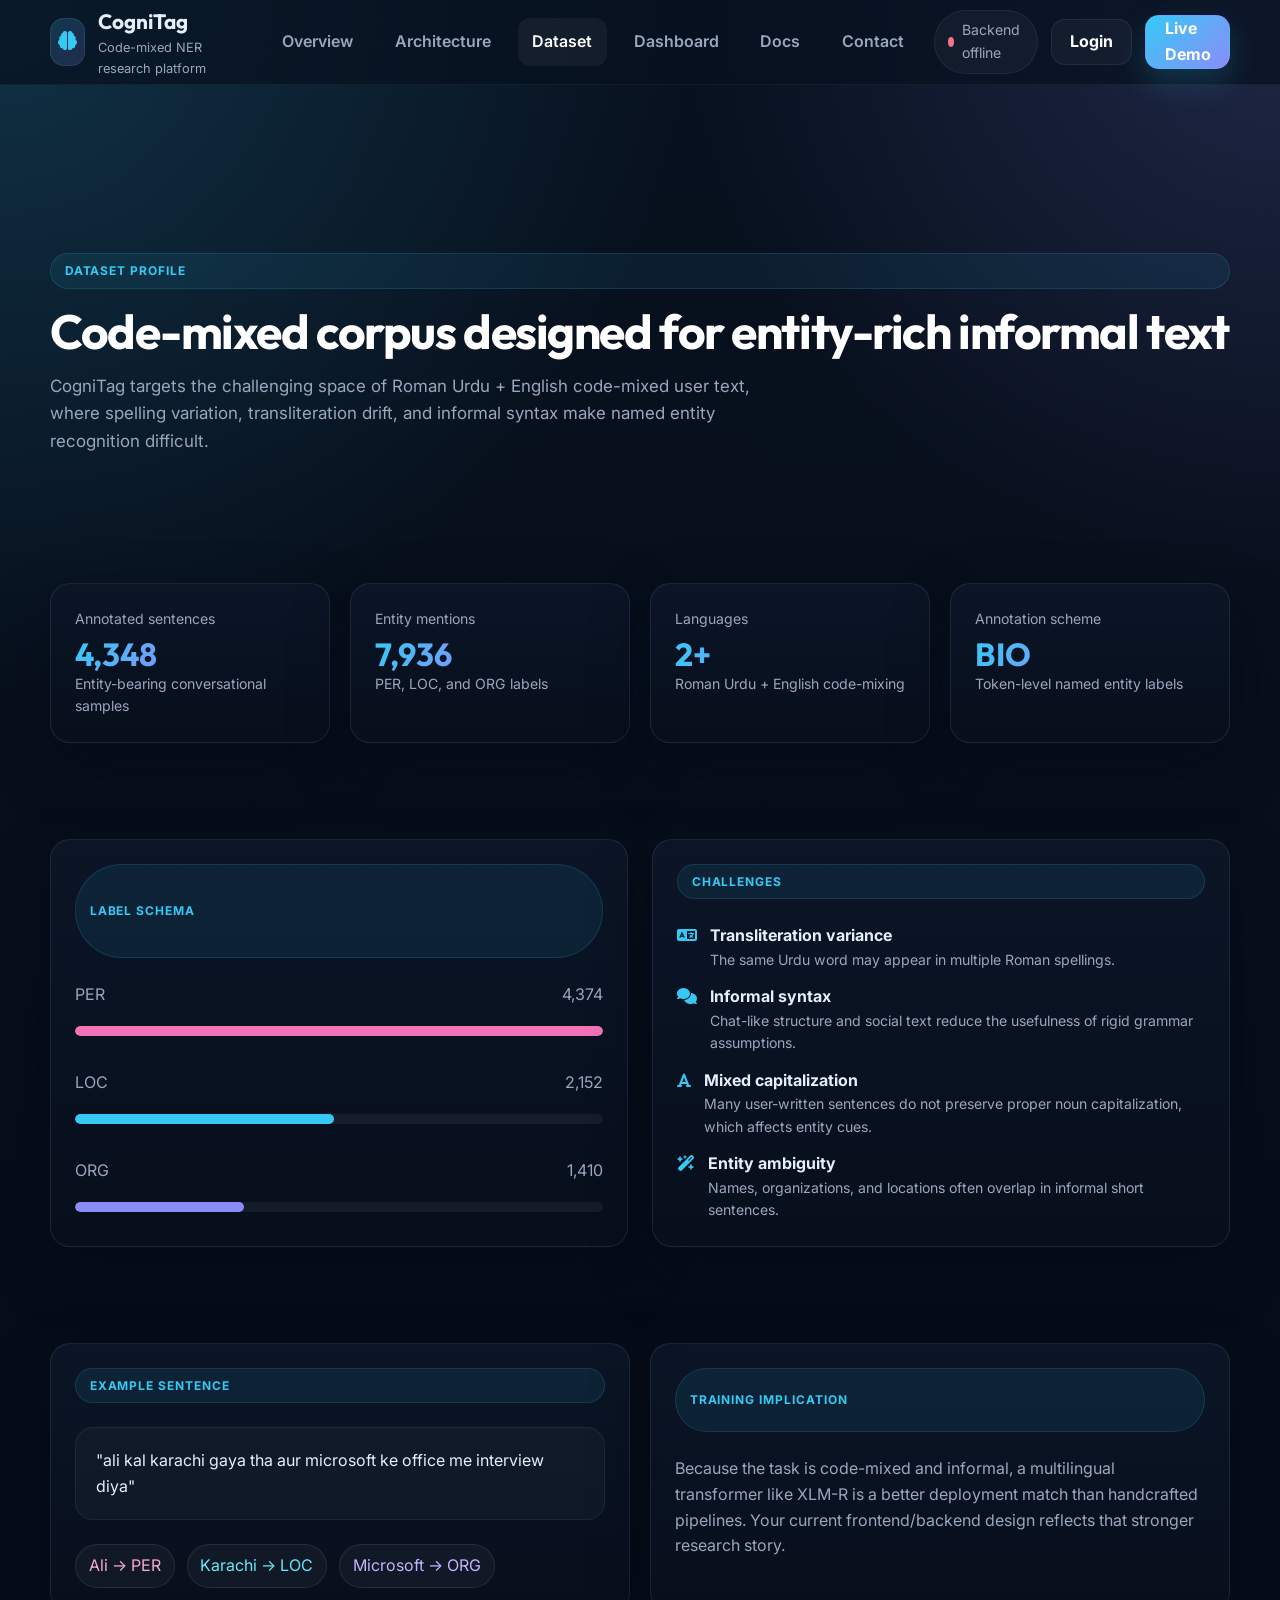
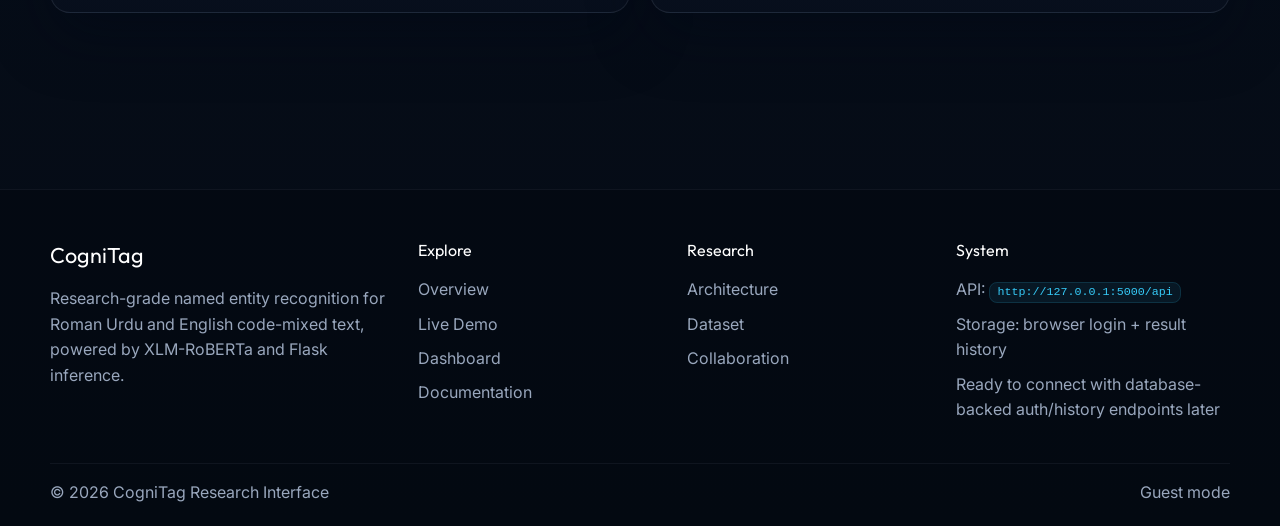
<file: frontend/pages/dataset.html>
<!doctype html>
<html lang="en">
    <head>
        <meta charset="UTF-8" />
        <meta name="viewport" content="width=device-width, initial-scale=1.0" />
        <title>Dataset | CogniTag</title>
        <link
            rel="stylesheet"
            href="https://cdnjs.cloudflare.com/ajax/libs/font-awesome/6.4.0/css/all.min.css"
        />
        <link rel="stylesheet" href="../css/style.css" />
    </head>
    <body>
        <div id="site-header"></div>

        <main class="page-shell">
            <section class="section">
                <div class="container page-hero">
                    <span class="eyebrow">Dataset profile</span>
                    <h1 class="section-title">
                        Code-mixed corpus designed for entity-rich informal text
                    </h1>
                    <p class="lead">
                        CogniTag targets the challenging space of Roman Urdu +
                        English code-mixed user text, where spelling variation,
                        transliteration drift, and informal syntax make named
                        entity recognition difficult.
                    </p>
                </div>
            </section>

            <section class="section">
                <div class="container metric-grid">
                    <article class="metric-card">
                        <div class="muted small">Annotated sentences</div>
                        <h3 class="gradient-text">4,348</h3>
                        <p class="muted small">
                            Entity-bearing conversational samples
                        </p>
                    </article>
                    <article class="metric-card">
                        <div class="muted small">Entity mentions</div>
                        <h3 class="gradient-text">7,936</h3>
                        <p class="muted small">PER, LOC, and ORG labels</p>
                    </article>
                    <article class="metric-card">
                        <div class="muted small">Languages</div>
                        <h3 class="gradient-text">2+</h3>
                        <p class="muted small">
                            Roman Urdu + English code-mixing
                        </p>
                    </article>
                    <article class="metric-card">
                        <div class="muted small">Annotation scheme</div>
                        <h3 class="gradient-text">BIO</h3>
                        <p class="muted small">
                            Token-level named entity labels
                        </p>
                    </article>
                </div>
            </section>

            <section class="section">
                <div class="container two-col">
                    <article class="info-card stack-lg">
                        <span class="eyebrow">Label schema</span>
                        <div id="entity-distribution" class="stack-lg">
                            <div class="distribution-row">
                                <div class="distribution-head">
                                    <span>PER</span><span>4,374</span>
                                </div>
                                <div class="distribution-bar">
                                    <span
                                        class="distribution-fill per"
                                        style="width: 100%"
                                    ></span>
                                </div>
                            </div>
                            <div class="distribution-row">
                                <div class="distribution-head">
                                    <span>LOC</span><span>2,152</span>
                                </div>
                                <div class="distribution-bar">
                                    <span
                                        class="distribution-fill loc"
                                        style="width: 49%"
                                    ></span>
                                </div>
                            </div>
                            <div class="distribution-row">
                                <div class="distribution-head">
                                    <span>ORG</span><span>1,410</span>
                                </div>
                                <div class="distribution-bar">
                                    <span
                                        class="distribution-fill org"
                                        style="width: 32%"
                                    ></span>
                                </div>
                            </div>
                        </div>
                    </article>

                    <article class="info-card stack-lg">
                        <span class="eyebrow">Challenges</span>
                        <ul class="list-clean">
                            <li>
                                <i class="fa-solid fa-language"></i>
                                <div>
                                    <strong>Transliteration variance</strong>
                                    <div class="muted small">
                                        The same Urdu word may appear in
                                        multiple Roman spellings.
                                    </div>
                                </div>
                            </li>
                            <li>
                                <i class="fa-solid fa-comments"></i>
                                <div>
                                    <strong>Informal syntax</strong>
                                    <div class="muted small">
                                        Chat-like structure and social text
                                        reduce the usefulness of rigid grammar
                                        assumptions.
                                    </div>
                                </div>
                            </li>
                            <li>
                                <i class="fa-solid fa-font"></i>
                                <div>
                                    <strong>Mixed capitalization</strong>
                                    <div class="muted small">
                                        Many user-written sentences do not
                                        preserve proper noun capitalization,
                                        which affects entity cues.
                                    </div>
                                </div>
                            </li>
                            <li>
                                <i class="fa-solid fa-wand-magic-sparkles"></i>
                                <div>
                                    <strong>Entity ambiguity</strong>
                                    <div class="muted small">
                                        Names, organizations, and locations
                                        often overlap in informal short
                                        sentences.
                                    </div>
                                </div>
                            </li>
                        </ul>
                    </article>
                </div>
            </section>

            <section class="section">
                <div class="container card-grid">
                    <article class="doc-card stack-lg">
                        <span class="eyebrow">Example sentence</span>
                        <div class="showcase-box">
                            <p>
                                "ali kal karachi gaya tha aur microsoft ke
                                office me interview diya"
                            </p>
                        </div>
                        <div class="chip-row">
                            <span class="chip tag-per">Ali → PER</span>
                            <span class="chip tag-loc">Karachi → LOC</span>
                            <span class="chip tag-org">Microsoft → ORG</span>
                        </div>
                    </article>
                    <article class="doc-card stack-lg">
                        <span class="eyebrow">Training implication</span>
                        <p class="muted">
                            Because the task is code-mixed and informal, a
                            multilingual transformer like XLM-R is a better
                            deployment match than handcrafted pipelines. Your
                            current frontend/backend design reflects that
                            stronger research story.
                        </p>
                    </article>
                </div>
            </section>
        </main>

        <div id="site-footer"></div>

        <script src="../js/config.js"></script>
        <script src="../js/storage.js"></script>
        <script src="../js/api.js"></script>
        <script src="../js/common.js"></script>
    </body>
</html>
</file>
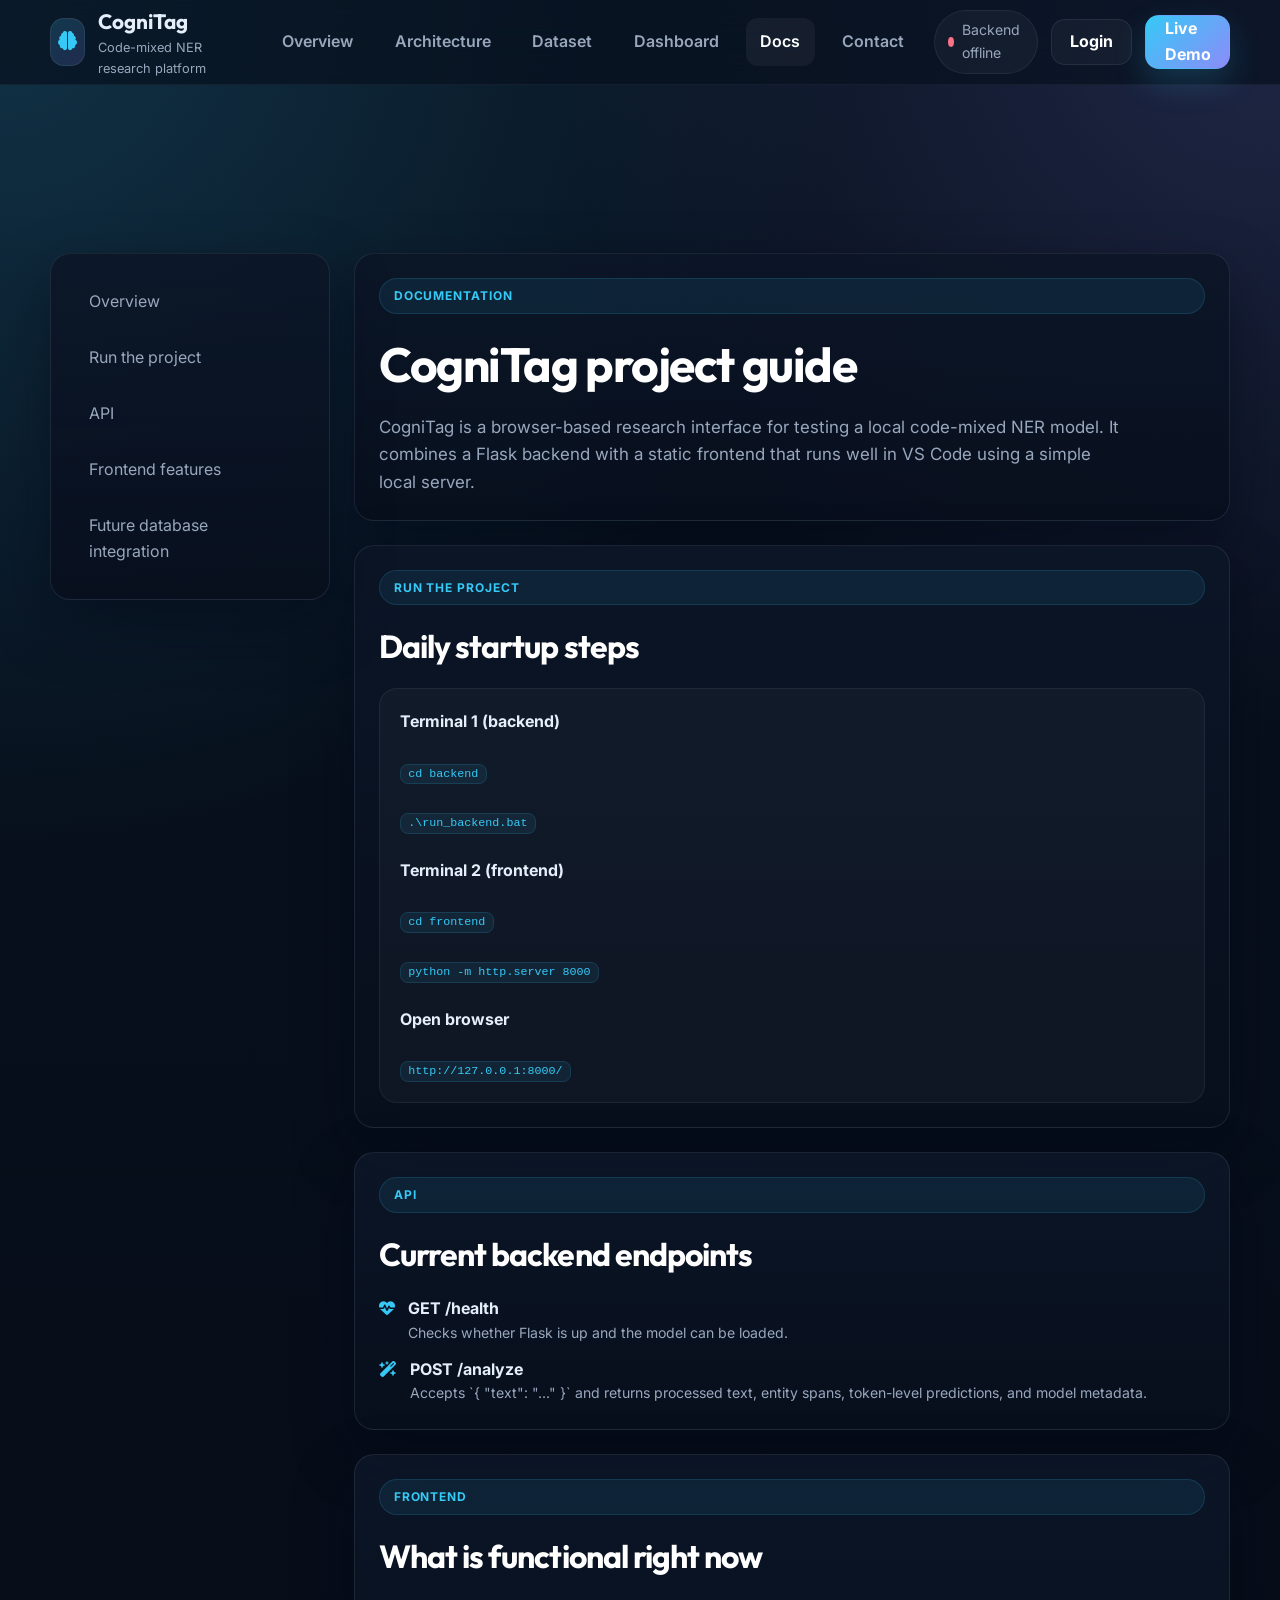
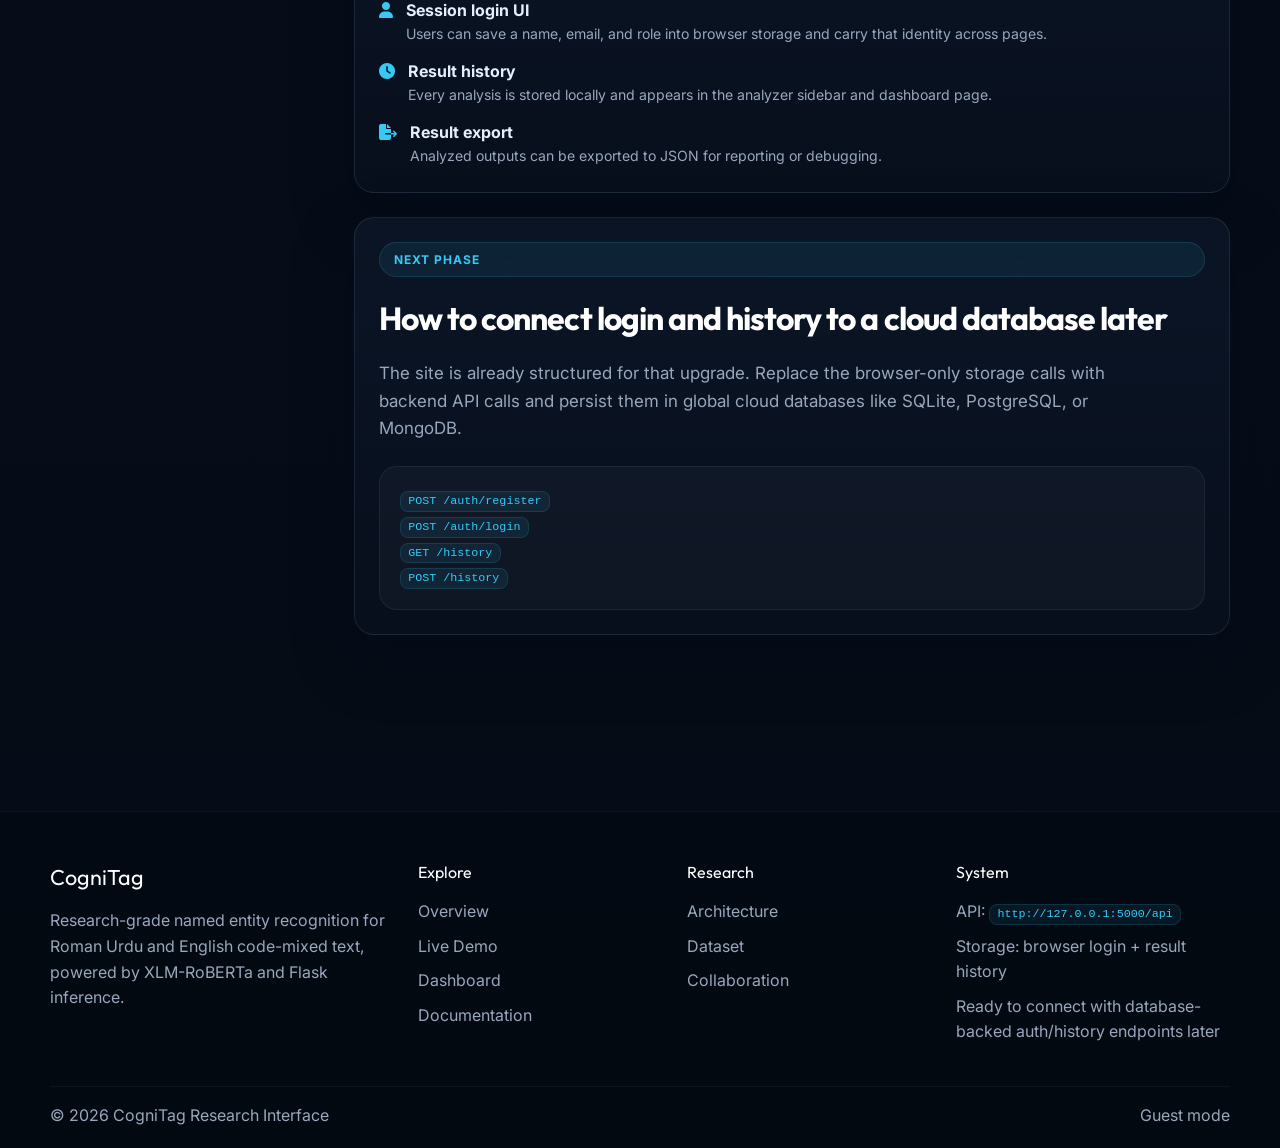
<file: frontend/pages/docs.html>
<!doctype html>
<html lang="en">
    <head>
        <meta charset="UTF-8" />
        <meta name="viewport" content="width=device-width, initial-scale=1.0" />
        <title>Docs | CogniTag</title>
        <link
            rel="stylesheet"
            href="https://cdnjs.cloudflare.com/ajax/libs/font-awesome/6.4.0/css/all.min.css"
        />
        <link rel="stylesheet" href="../css/style.css" />
    </head>
    <body>
        <div id="site-header"></div>

        <main class="page-shell">
            <section class="section">
                <div class="container docs-layout">
                    <aside class="doc-nav glass-panel">
                        <a href="#overview">Overview</a>
                        <a href="#run">Run the project</a>
                        <a href="#api">API</a>
                        <a href="#frontend">Frontend features</a>
                        <a href="#future">Future database integration</a>
                    </aside>

                    <div class="stack-lg">
                        <section
                            class="doc-section doc-card stack-lg"
                            id="overview"
                        >
                            <span class="eyebrow">Documentation</span>
                            <h1 class="section-title">
                                CogniTag project guide
                            </h1>
                            <p class="lead">
                                CogniTag is a browser-based research interface
                                for testing a local code-mixed NER model. It
                                combines a Flask backend with a static frontend
                                that runs well in VS Code using a simple local
                                server.
                            </p>
                        </section>

                        <section class="doc-section doc-card stack-lg" id="run">
                            <span class="eyebrow">Run the project</span>
                            <h2 class="section-title" style="font-size: 2rem">
                                Daily startup steps
                            </h2>
                            <div class="code-box stack-lg">
                                <p><strong>Terminal 1 (backend)</strong></p>
                                <p><code>cd backend</code></p>
                                <p><code>.\run_backend.bat</code></p>
                                <p><strong>Terminal 2 (frontend)</strong></p>
                                <p><code>cd frontend</code></p>
                                <p><code>python -m http.server 8000</code></p>
                                <p><strong>Open browser</strong></p>
                                <p><code>http://127.0.0.1:8000/</code></p>
                            </div>
                        </section>

                        <section class="doc-section doc-card stack-lg" id="api">
                            <span class="eyebrow">API</span>
                            <h2 class="section-title" style="font-size: 2rem">
                                Current backend endpoints
                            </h2>
                            <ul class="list-clean">
                                <li>
                                    <i class="fa-solid fa-heart-pulse"></i>
                                    <div>
                                        <strong>GET /health</strong>
                                        <div class="muted small">
                                            Checks whether Flask is up and the
                                            model can be loaded.
                                        </div>
                                    </div>
                                </li>
                                <li>
                                    <i
                                        class="fa-solid fa-wand-magic-sparkles"
                                    ></i>
                                    <div>
                                        <strong>POST /analyze</strong>
                                        <div class="muted small">
                                            Accepts `{ "text": "..." }` and
                                            returns processed text, entity
                                            spans, token-level predictions, and
                                            model metadata.
                                        </div>
                                    </div>
                                </li>
                            </ul>
                        </section>

                        <section
                            class="doc-section doc-card stack-lg"
                            id="frontend"
                        >
                            <span class="eyebrow">Frontend</span>
                            <h2 class="section-title" style="font-size: 2rem">
                                What is functional right now
                            </h2>
                            <ul class="list-clean">
                                <li>
                                    <i class="fa-solid fa-user"></i>
                                    <div>
                                        <strong>Session login UI</strong>
                                        <div class="muted small">
                                            Users can save a name, email, and
                                            role into browser storage and carry
                                            that identity across pages.
                                        </div>
                                    </div>
                                </li>
                                <li>
                                    <i class="fa-solid fa-clock"></i>
                                    <div>
                                        <strong>Result history</strong>
                                        <div class="muted small">
                                            Every analysis is stored locally and
                                            appears in the analyzer sidebar and
                                            dashboard page.
                                        </div>
                                    </div>
                                </li>
                                <li>
                                    <i class="fa-solid fa-file-export"></i>
                                    <div>
                                        <strong>Result export</strong>
                                        <div class="muted small">
                                            Analyzed outputs can be exported to
                                            JSON for reporting or debugging.
                                        </div>
                                    </div>
                                </li>
                            </ul>
                        </section>

                        <section
                            class="doc-section doc-card stack-lg"
                            id="future"
                        >
                            <span class="eyebrow">Next phase</span>
                            <h2 class="section-title" style="font-size: 2rem">
                                How to connect login and history to a cloud database
                                later
                            </h2>
                            <p class="lead">
                                The site is already structured for that upgrade.
                                Replace the browser-only storage calls with
                                backend API calls and persist them in global cloud databases
                                like SQLite, PostgreSQL, or MongoDB.
                            </p>
                            <div class="code-box">
                                <p><code>POST /auth/register</code></p>
                                <p><code>POST /auth/login</code></p>
                                <p><code>GET /history</code></p>
                                <p><code>POST /history</code></p>
                            </div>
                        </section>
                    </div>
                </div>
            </section>
        </main>

        <div id="site-footer"></div>

        <script src="../js/config.js"></script>
        <script src="../js/storage.js"></script>
        <script src="../js/api.js"></script>
        <script src="../js/common.js"></script>
    </body>
</html>
</file>
<file: frontend/css/style.css>
@import url("https://fonts.googleapis.com/css2?family=Outfit:wght@400;500;600;700;800&family=Inter:wght@400;500;600;700;800&display=swap");

:root {
    --bg: #07111f;
    --bg-elevated: rgba(11, 24, 43, 0.86);
    --bg-soft: rgba(255, 255, 255, 0.04);
    --surface: rgba(10, 18, 33, 0.9);
    --surface-2: rgba(15, 23, 42, 0.72);
    --surface-border: rgba(148, 163, 184, 0.14);
    --text: #e5eefb;
    --text-muted: #99a7bd;
    --title: #ffffff;
    --primary: #36c9f6;
    --secondary: #8b8cf8;
    --accent: #f472b6;
    --success: #34d399;
    --danger: #fb7185;
    --warning: #fbbf24;
    --shadow: 0 24px 60px rgba(2, 8, 23, 0.45);
    --radius: 20px;
    --radius-sm: 14px;
    --transition: 220ms ease;
}

* {
    box-sizing: border-box;
    margin: 0;
    padding: 0;
}

html {
    scroll-behavior: smooth;
}

body {
    min-height: 100vh;
    background:
        radial-gradient(
            circle at top left,
            rgba(54, 201, 246, 0.18),
            transparent 28%
        ),
        radial-gradient(
            circle at top right,
            rgba(139, 140, 248, 0.18),
            transparent 24%
        ),
        linear-gradient(180deg, #08111f 0%, #050b15 100%);
    color: var(--text);
    font-family: "Inter", sans-serif;
    line-height: 1.6;
}

body::before {
    content: "";
    position: fixed;
    inset: 0;
    background-image:
        linear-gradient(rgba(255, 255, 255, 0.03) 1px, transparent 1px),
        linear-gradient(90deg, rgba(255, 255, 255, 0.03) 1px, transparent 1px);
    background-size: 36px 36px;
    opacity: 0.24;
    pointer-events: none;
}

a {
    color: inherit;
    text-decoration: none;
}

button,
input,
textarea {
    font: inherit;
}

button {
    border: 0;
    background: none;
}

img {
    max-width: 100%;
}

code {
    background: rgba(54, 201, 246, 0.08);
    border: 1px solid rgba(54, 201, 246, 0.14);
    border-radius: 8px;
    color: var(--primary);
    font-size: 0.9em;
    padding: 0.15rem 0.45rem;
}

.container {
    width: min(1180px, calc(100% - 2rem));
    margin: 0 auto;
}

.page-shell {
    padding-top: 7.5rem;
    padding-bottom: 4rem;
}

.section {
    padding: 3rem 0;
}

.stack-lg {
    display: grid;
    gap: 1.5rem;
}

.eyebrow {
    display: inline-flex;
    align-items: center;
    gap: 0.5rem;
    padding: 0.45rem 0.85rem;
    border-radius: 999px;
    background: rgba(54, 201, 246, 0.08);
    border: 1px solid rgba(54, 201, 246, 0.15);
    color: var(--primary);
    font-size: 0.75rem;
    font-weight: 700;
    letter-spacing: 0.08em;
    text-transform: uppercase;
}

.section-title,
.hero-title,
h1,
h2,
h3,
h4 {
    color: var(--title);
    font-family: "Outfit", sans-serif;
    line-height: 1.1;
}

.hero-title {
    font-size: clamp(2.8rem, 7vw, 5rem);
    letter-spacing: -0.04em;
}

.section-title {
    font-size: clamp(2rem, 4vw, 3rem);
    letter-spacing: -0.03em;
}

.lead {
    color: var(--text-muted);
    font-size: 1.06rem;
    max-width: 68ch;
}

.gradient-text {
    background: linear-gradient(
        120deg,
        var(--primary),
        var(--secondary) 55%,
        var(--accent)
    );
    -webkit-background-clip: text;
    -webkit-text-fill-color: transparent;
    background-clip: text;
}

.site-header {
    position: sticky;
    top: 0;
    z-index: 50;
    backdrop-filter: blur(22px);
    background: rgba(7, 17, 31, 0.72);
    border-bottom: 1px solid rgba(148, 163, 184, 0.08);
}

.nav-shell {
    display: flex;
    align-items: center;
    justify-content: space-between;
    min-height: 84px;
    gap: 1rem;
}

.brand {
    display: flex;
    align-items: center;
    gap: 0.85rem;
}

.brand-mark {
    width: 48px;
    height: 48px;
    display: grid;
    place-items: center;
    border-radius: 14px;
    background: linear-gradient(
        135deg,
        rgba(54, 201, 246, 0.18),
        rgba(139, 140, 248, 0.18)
    );
    color: var(--primary);
    border: 1px solid rgba(255, 255, 255, 0.08);
    font-size: 1.2rem;
}

.brand-title {
    font-family: "Outfit", sans-serif;
    font-size: 1.3rem;
    font-weight: 700;
}

.brand-subtitle {
    color: var(--text-muted);
    font-size: 0.8rem;
}

.nav-menu,
.nav-actions {
    display: flex;
    align-items: center;
    gap: 0.8rem;
}

.nav-link {
    color: var(--text-muted);
    font-weight: 600;
    padding: 0.7rem 0.9rem;
    border-radius: 12px;
    transition: var(--transition);
}

.nav-link:hover,
.nav-link.active {
    color: var(--title);
    background: rgba(255, 255, 255, 0.05);
}

.mobile-nav-toggle {
    display: none;
    width: 42px;
    height: 42px;
    border-radius: 12px;
    background: rgba(255, 255, 255, 0.05);
    color: var(--title);
}

.btn {
    display: inline-flex;
    align-items: center;
    justify-content: center;
    gap: 0.55rem;
    min-height: 46px;
    padding: 0 1.15rem;
    border-radius: 14px;
    font-weight: 700;
    cursor: pointer;
    transition:
        transform var(--transition),
        box-shadow var(--transition),
        background var(--transition),
        border-color var(--transition);
    border: 1px solid transparent;
}

.btn:hover {
    transform: translateY(-1px);
}

.btn-primary {
    color: white;
    background: linear-gradient(135deg, var(--primary), var(--secondary));
    box-shadow: 0 14px 32px rgba(54, 201, 246, 0.18);
}

.btn-secondary,
.btn-ghost {
    background: rgba(255, 255, 255, 0.04);
    border-color: rgba(148, 163, 184, 0.12);
    color: var(--title);
}

.btn-secondary:hover,
.btn-ghost:hover {
    background: rgba(255, 255, 255, 0.08);
}

.btn-block {
    width: 100%;
}

.status-pill,
.mini-badge {
    display: inline-flex;
    align-items: center;
    gap: 0.5rem;
    padding: 0.5rem 0.8rem;
    border-radius: 999px;
    background: rgba(255, 255, 255, 0.04);
    border: 1px solid rgba(148, 163, 184, 0.1);
    color: var(--text-muted);
    font-size: 0.88rem;
}

.status-dot {
    width: 10px;
    height: 10px;
    border-radius: 50%;
    display: inline-block;
}

.status-dot-online {
    background: var(--success);
}
.status-dot-offline {
    background: var(--danger);
}

.hero-grid,
.two-col,
.analyzer-layout,
.contact-grid,
.docs-layout,
.dashboard-layout {
    display: grid;
    gap: 1.5rem;
}

.hero-grid {
    grid-template-columns: 1.2fr 0.8fr;
    align-items: center;
}

.two-col,
.dashboard-layout {
    grid-template-columns: repeat(2, minmax(0, 1fr));
}

.contact-grid {
    grid-template-columns: 0.9fr 1.1fr;
    align-items: start;
}

.analyzer-layout {
    grid-template-columns: 1.35fr 0.85fr;
    align-items: start;
}

.docs-layout {
    grid-template-columns: 280px minmax(0, 1fr);
    align-items: start;
}

.glass-panel,
.metric-card,
.info-card,
.feature-card,
.history-card,
.table-card,
.doc-card,
.stat-card,
.contact-card,
.sticky-card,
.entity-card {
    background: linear-gradient(
        180deg,
        rgba(12, 22, 39, 0.92),
        rgba(8, 15, 29, 0.9)
    );
    border: 1px solid var(--surface-border);
    border-radius: var(--radius);
    box-shadow: var(--shadow);
}

.glass-panel,
.metric-card,
.info-card,
.feature-card,
.table-card,
.doc-card,
.stat-card,
.contact-card,
.sticky-card {
    padding: 1.5rem;
}

.feature-grid,
.metric-grid,
.card-grid,
.quick-grid {
    display: grid;
    gap: 1.25rem;
}

.feature-grid {
    grid-template-columns: repeat(3, minmax(0, 1fr));
}

.metric-grid {
    grid-template-columns: repeat(4, minmax(0, 1fr));
}

.card-grid {
    grid-template-columns: repeat(2, minmax(0, 1fr));
}

.quick-grid {
    grid-template-columns: repeat(3, minmax(0, 1fr));
}

.metric-card h3,
.stat-value {
    font-size: 2rem;
    margin-top: 0.45rem;
}

.muted,
.small-note,
.page-copy,
.footer-copy,
.footer-meta,
.doc-copy {
    color: var(--text-muted);
}

.small {
    font-size: 0.88rem;
}

.chip-row,
.tag-row,
.history-tags,
.sample-row {
    display: flex;
    flex-wrap: wrap;
    gap: 0.75rem;
}

.chip,
.tag,
.sample-chip {
    display: inline-flex;
    align-items: center;
    gap: 0.4rem;
    padding: 0.5rem 0.8rem;
    border-radius: 999px;
    border: 1px solid rgba(148, 163, 184, 0.14);
    background: rgba(255, 255, 255, 0.04);
    color: var(--text);
}

.sample-chip {
    cursor: pointer;
    transition: var(--transition);
}

.sample-chip:hover {
    background: rgba(54, 201, 246, 0.08);
    border-color: rgba(54, 201, 246, 0.18);
}

.tag-per {
    color: #f9a8d4;
}
.tag-loc {
    color: #67e8f9;
}
.tag-org {
    color: #c4b5fd;
}

.showcase-box,
.code-box,
.output-panel,
.processed-box {
    padding: 1.25rem;
    border-radius: 18px;
    background: rgba(255, 255, 255, 0.03);
    border: 1px solid rgba(148, 163, 184, 0.1);
}

.hero-metrics {
    display: grid;
    grid-template-columns: repeat(3, minmax(0, 1fr));
    gap: 0.85rem;
    margin-top: 1.5rem;
}

.hero-metric {
    padding: 1rem;
    border-radius: 16px;
    background: rgba(255, 255, 255, 0.04);
    border: 1px solid rgba(148, 163, 184, 0.1);
}

.hero-metric strong {
    display: block;
    font-size: 1.4rem;
    color: var(--title);
}

.list-clean {
    list-style: none;
    display: grid;
    gap: 0.8rem;
}

.list-clean li {
    display: flex;
    gap: 0.8rem;
    align-items: flex-start;
}

.list-clean i {
    color: var(--primary);
    margin-top: 0.25rem;
}

.timeline {
    display: grid;
    gap: 1rem;
}

.timeline-item {
    display: grid;
    grid-template-columns: 56px 1fr;
    gap: 1rem;
}

.timeline-index {
    width: 56px;
    height: 56px;
    border-radius: 16px;
    background: rgba(54, 201, 246, 0.08);
    border: 1px solid rgba(54, 201, 246, 0.16);
    display: grid;
    place-items: center;
    color: var(--primary);
    font-weight: 800;
}

.page-hero {
    display: flex;
    flex-direction: column;
    gap: 1rem;
    margin-bottom: 2rem;
}

.textarea-input,
.form-control {
    width: 100%;
    background: rgba(255, 255, 255, 0.03);
    border: 1px solid rgba(148, 163, 184, 0.14);
    border-radius: 16px;
    color: var(--title);
    padding: 1rem 1rem;
    outline: none;
    transition:
        border-color var(--transition),
        box-shadow var(--transition);
}

.textarea-input {
    min-height: 180px;
    resize: vertical;
}

.textarea-input:focus,
.form-control:focus {
    border-color: rgba(54, 201, 246, 0.34);
    box-shadow: 0 0 0 4px rgba(54, 201, 246, 0.08);
}

.field-label {
    color: var(--text-muted);
    font-size: 0.86rem;
    font-weight: 700;
}

.form-stack {
    display: grid;
    gap: 0.85rem;
}

.inline-actions,
.panel-actions {
    display: flex;
    flex-wrap: wrap;
    gap: 0.75rem;
    align-items: center;
}

.justify-between {
    display: flex;
    justify-content: space-between;
    align-items: center;
    gap: 1rem;
}

.prep-grid {
    display: grid;
    gap: 0.85rem;
}

.prep-step {
    display: grid;
    grid-template-columns: 40px 1fr;
    gap: 1rem;
    align-items: start;
    padding: 1rem;
    border-radius: 16px;
    border: 1px solid rgba(148, 163, 184, 0.1);
    background: rgba(255, 255, 255, 0.03);
    opacity: 0.6;
    transition: var(--transition);
}

.prep-step.active {
    opacity: 1;
    transform: translateY(-1px);
    border-color: rgba(54, 201, 246, 0.24);
    box-shadow: 0 14px 32px rgba(54, 201, 246, 0.08);
}

.prep-step-number {
    width: 40px;
    height: 40px;
    border-radius: 12px;
    display: grid;
    place-items: center;
    background: rgba(54, 201, 246, 0.08);
    color: var(--primary);
    font-weight: 800;
}

.output-panel {
    min-height: 180px;
    line-height: 2;
    color: var(--text);
}

.entity-highlight {
    display: inline-flex;
    flex-direction: column;
    gap: 0.18rem;
    margin: 0 0.15rem;
    padding: 0.2rem 0.55rem;
    border-radius: 12px;
    border: 1px solid transparent;
    font-weight: 700;
}

.entity-highlight small {
    font-size: 0.68rem;
    font-weight: 600;
    opacity: 0.88;
}

.entity-highlight.per {
    color: #f9a8d4;
    background: rgba(244, 114, 182, 0.12);
    border-color: rgba(244, 114, 182, 0.22);
}

.entity-highlight.loc {
    color: #67e8f9;
    background: rgba(54, 201, 246, 0.12);
    border-color: rgba(54, 201, 246, 0.22);
}

.entity-highlight.org {
    color: #c4b5fd;
    background: rgba(139, 140, 248, 0.14);
    border-color: rgba(139, 140, 248, 0.24);
}

.entity-list {
    display: grid;
    gap: 0.8rem;
}

.entity-card {
    display: flex;
    justify-content: space-between;
    gap: 1rem;
    padding: 1rem 1.1rem;
}

.entity-card.per {
    border-left: 4px solid #f472b6;
}
.entity-card.loc {
    border-left: 4px solid var(--primary);
}
.entity-card.org {
    border-left: 4px solid var(--secondary);
}

.entity-name {
    font-weight: 700;
}

.entity-meta,
.history-date,
.char-counter {
    color: var(--text-muted);
    font-size: 0.85rem;
}

.entity-score {
    color: var(--title);
    font-weight: 700;
}

.table-wrap {
    overflow: auto;
}

.data-table {
    width: 100%;
    border-collapse: collapse;
}

.data-table th,
.data-table td {
    padding: 0.9rem 0.85rem;
    text-align: left;
    border-bottom: 1px solid rgba(148, 163, 184, 0.1);
}

.data-table th {
    color: var(--text-muted);
    font-size: 0.82rem;
    text-transform: uppercase;
    letter-spacing: 0.08em;
}

.table-empty {
    color: var(--text-muted);
    text-align: center;
}

.history-list {
    display: grid;
    gap: 0.85rem;
}

.history-card {
    width: 100%;
    padding: 1rem;
    text-align: left;
    cursor: pointer;
    transition: var(--transition);
}

.history-card:hover {
    border-color: rgba(54, 201, 246, 0.2);
    transform: translateY(-1px);
}

.history-card.compact {
    cursor: default;
}

.history-card-head {
    display: flex;
    justify-content: space-between;
    gap: 0.75rem;
    margin-bottom: 0.6rem;
}

.history-text {
    color: var(--text);
}

.empty-state {
    display: grid;
    gap: 0.6rem;
    place-items: center;
    text-align: center;
    color: var(--text-muted);
    min-height: 100px;
}

.empty-state.small {
    min-height: 72px;
}

.distribution-row {
    display: grid;
    gap: 0.55rem;
}

.distribution-head {
    display: flex;
    justify-content: space-between;
    color: var(--text-muted);
}

.distribution-bar {
    height: 10px;
    border-radius: 999px;
    background: rgba(255, 255, 255, 0.05);
    overflow: hidden;
}

.distribution-fill {
    display: block;
    height: 100%;
    border-radius: inherit;
}

.distribution-fill.per {
    background: #f472b6;
}
.distribution-fill.loc {
    background: var(--primary);
}
.distribution-fill.org {
    background: var(--secondary);
}

.doc-nav {
    position: sticky;
    top: 108px;
    display: grid;
    gap: 0.5rem;
}

.doc-nav a {
    color: var(--text-muted);
    padding: 0.7rem 0.85rem;
    border-radius: 12px;
}

.doc-nav a:hover {
    color: var(--title);
    background: rgba(255, 255, 255, 0.04);
}

.doc-section {
    scroll-margin-top: 120px;
}

.site-footer {
    border-top: 1px solid rgba(148, 163, 184, 0.08);
    margin-top: 4rem;
    padding: 3rem 0 1.25rem;
    background: rgba(3, 8, 15, 0.55);
}

.footer-grid {
    display: grid;
    grid-template-columns: 1.4fr 1fr 1fr 1.1fr;
    gap: 1.25rem;
}

.footer-heading,
.footer-brand {
    color: var(--title);
    font-family: "Outfit", sans-serif;
    margin-bottom: 0.85rem;
}

.footer-brand {
    font-size: 1.35rem;
}

.footer-grid a,
.footer-meta {
    display: block;
    color: var(--text-muted);
    margin-bottom: 0.55rem;
}

.footer-grid a:hover {
    color: var(--title);
}

.footer-bottom {
    display: flex;
    justify-content: space-between;
    gap: 1rem;
    margin-top: 2rem;
    padding-top: 1rem;
    border-top: 1px solid rgba(148, 163, 184, 0.08);
    color: var(--text-muted);
}

.modal-backdrop {
    position: fixed;
    inset: 0;
    background: rgba(2, 6, 23, 0.72);
    display: grid;
    place-items: center;
    padding: 1rem;
    z-index: 80;
}

.hidden {
    display: none;
}

.modal-card {
    width: min(520px, 100%);
    border-radius: 22px;
    padding: 1.5rem;
    background: linear-gradient(
        180deg,
        rgba(15, 23, 42, 0.98),
        rgba(8, 15, 29, 0.96)
    );
    border: 1px solid rgba(148, 163, 184, 0.14);
    box-shadow: var(--shadow);
}

.modal-head,
.modal-actions {
    display: flex;
    justify-content: space-between;
    align-items: center;
    gap: 1rem;
}

.modal-head {
    margin-bottom: 1rem;
}

.icon-button {
    width: 42px;
    height: 42px;
    display: grid;
    place-items: center;
    border-radius: 12px;
    color: var(--title);
    background: rgba(255, 255, 255, 0.05);
    cursor: pointer;
}

.toast {
    position: fixed;
    right: 1rem;
    bottom: 1rem;
    z-index: 90;
    min-width: 240px;
    max-width: 420px;
    padding: 0.95rem 1rem;
    border-radius: 16px;
    background: rgba(9, 16, 30, 0.96);
    border: 1px solid rgba(56, 189, 248, 0.4);
    color: var(--title);
    box-shadow: var(--shadow);
    opacity: 0;
    transform: translateY(14px);
    transition:
        opacity 220ms ease,
        transform 220ms ease;
}

.toast.show {
    opacity: 1;
    transform: translateY(0);
}

@media (max-width: 1080px) {
    .hero-grid,
    .analyzer-layout,
    .docs-layout,
    .dashboard-layout,
    .two-col,
    .feature-grid,
    .metric-grid,
    .card-grid,
    .quick-grid,
    .footer-grid,
    .contact-grid {
        grid-template-columns: 1fr 1fr;
    }

    .nav-actions .status-pill {
        display: none;
    }
}

@media (max-width: 860px) {
    .mobile-nav-toggle {
        display: inline-grid;
    }

    .nav-menu {
        position: absolute;
        top: 84px;
        left: 1rem;
        right: 1rem;
        display: none;
        flex-direction: column;
        align-items: stretch;
        padding: 0.8rem;
        border-radius: 18px;
        background: rgba(7, 17, 31, 0.98);
        border: 1px solid rgba(148, 163, 184, 0.1);
        box-shadow: var(--shadow);
    }

    .nav-menu.open {
        display: flex;
    }

    .nav-actions {
        gap: 0.55rem;
    }

    .nav-menu .nav-link {
        padding: 0.95rem 0.85rem;
    }
}

@media (max-width: 720px) {
    .hero-grid,
    .two-col,
    .analyzer-layout,
    .docs-layout,
    .dashboard-layout,
    .feature-grid,
    .metric-grid,
    .card-grid,
    .quick-grid,
    .footer-grid,
    .contact-grid,
    .hero-metrics {
        grid-template-columns: 1fr;
    }

    .nav-shell {
        flex-wrap: wrap;
    }

    .nav-actions {
        width: 100%;
        justify-content: flex-end;
    }

    .footer-bottom,
    .justify-between,
    .history-card-head,
    .modal-actions {
        flex-direction: column;
        align-items: flex-start;
    }
}
</file>
